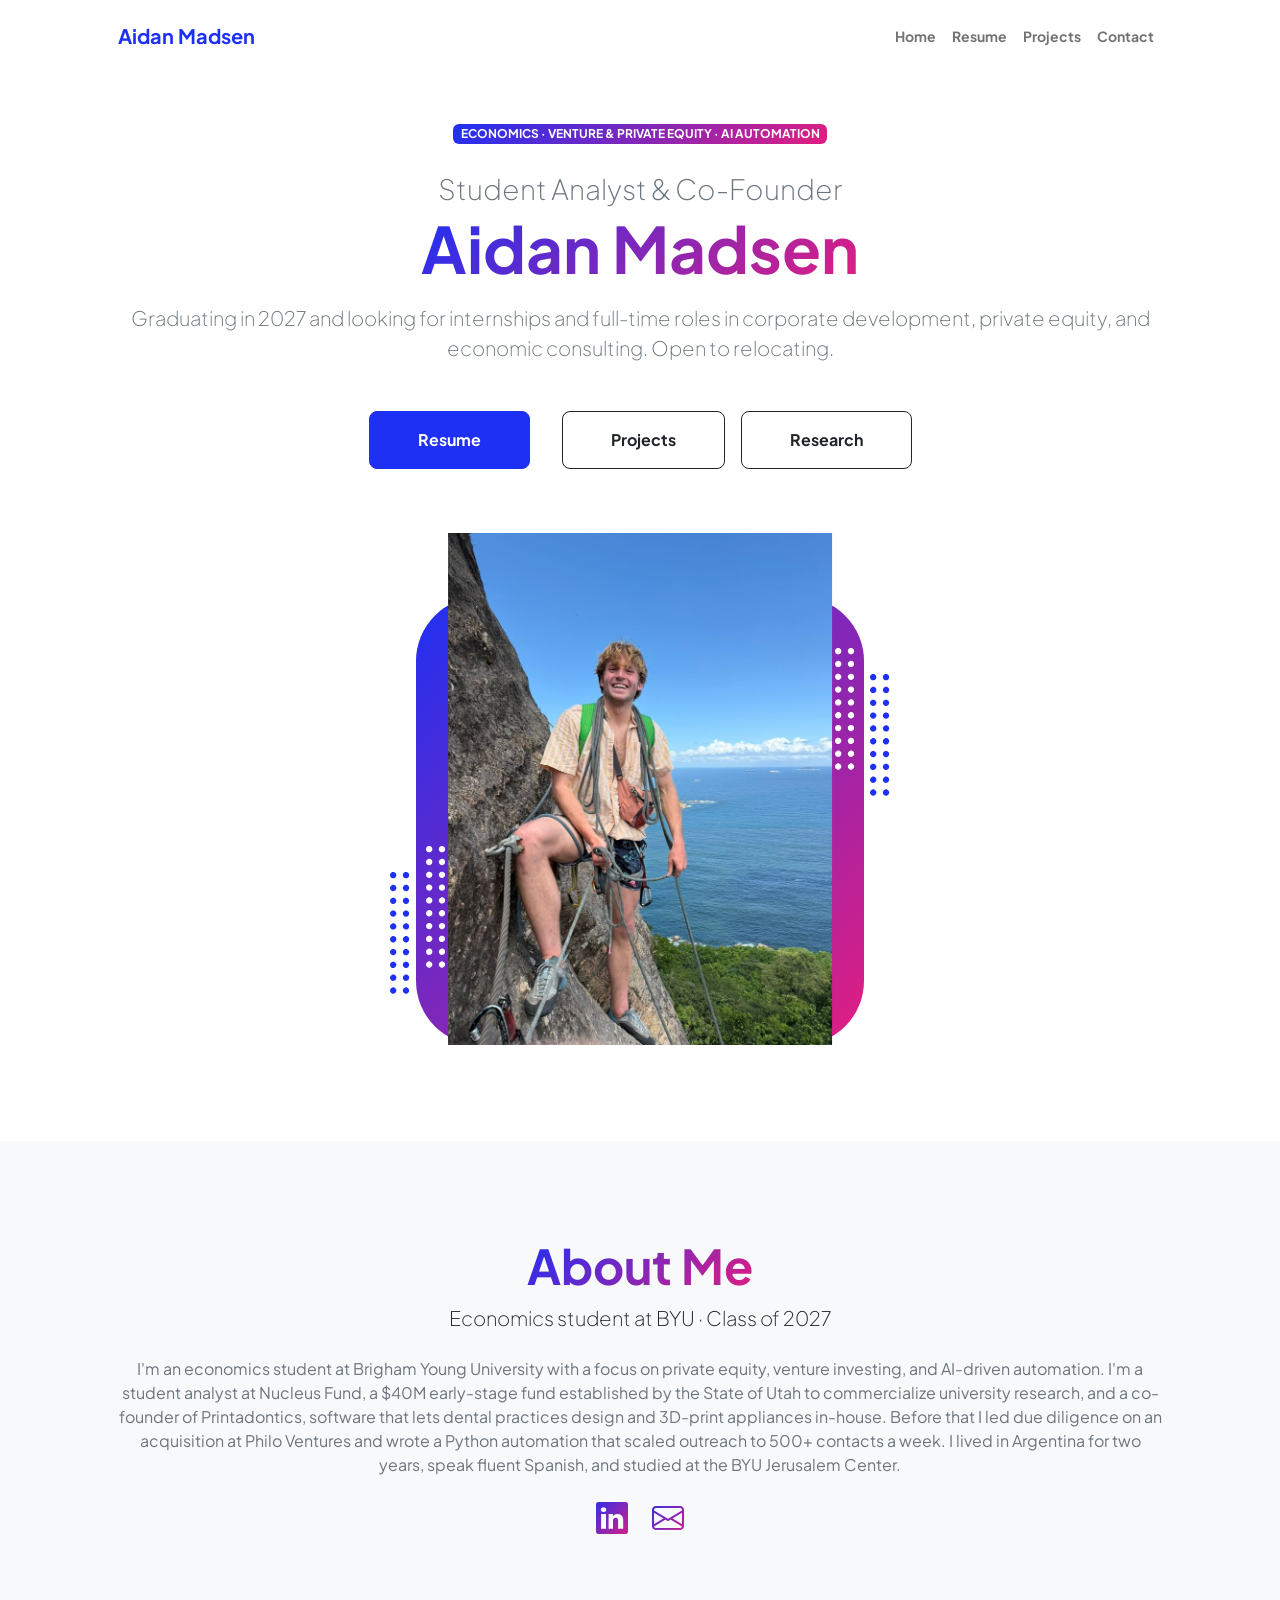
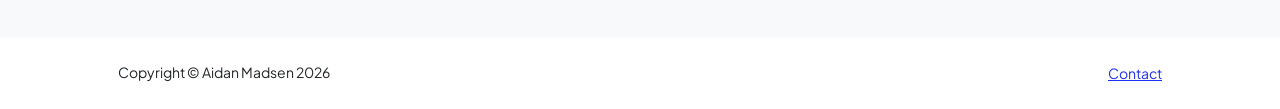
<file: index.html>
<!DOCTYPE html>
<html lang="en">
    <head>
        <meta charset="utf-8" />
        <meta name="viewport" content="width=device-width, initial-scale=1, shrink-to-fit=no" />
        <meta name="description" content="Aidan Madsen: BYU economics student, student analyst at Nucleus Fund, and co-founder of Printadontics. Resume, projects, and research." />
        <meta name="author" content="Aidan Madsen" />
        <title>Aidan Madsen</title>
        <!-- Favicon-->
        <link rel="icon" type="image/x-icon" href="assets/favicon.ico" />
        <!-- Custom Google font-->
        <link rel="preconnect" href="https://fonts.googleapis.com" />
        <link rel="preconnect" href="https://fonts.gstatic.com" crossorigin />
        <link href="https://fonts.googleapis.com/css2?family=Plus+Jakarta+Sans:wght@100;200;300;400;500;600;700;800;900&amp;display=swap" rel="stylesheet" />
        <!-- Bootstrap icons-->
        <link href="https://cdn.jsdelivr.net/npm/bootstrap-icons@1.8.1/font/bootstrap-icons.css" rel="stylesheet" />
        <!-- Core theme CSS (includes Bootstrap)-->
        <link href="css/styles.css" rel="stylesheet" />
    </head>
    <body class="d-flex flex-column h-100">
        <main class="flex-shrink-0">
            <!-- Navigation-->
            <nav class="navbar navbar-expand-lg navbar-light bg-white py-3">
                <div class="container px-5">
                    <a class="navbar-brand" href="index.html"><span class="fw-bolder text-primary">Aidan Madsen</span></a>
                    <button class="navbar-toggler" type="button" data-bs-toggle="collapse" data-bs-target="#navbarSupportedContent" aria-controls="navbarSupportedContent" aria-expanded="false" aria-label="Toggle navigation"><span class="navbar-toggler-icon"></span></button>
                    <div class="collapse navbar-collapse" id="navbarSupportedContent">
                        <ul class="navbar-nav ms-auto mb-2 mb-lg-0 small fw-bolder">
                            <li class="nav-item"><a class="nav-link" href="index.html">Home</a></li>
                            <li class="nav-item"><a class="nav-link" href="resume.html">Resume</a></li>
                            <li class="nav-item"><a class="nav-link" href="projects.html">Projects</a></li>
                            <li class="nav-item"><a class="nav-link" href="contact.html">Contact</a></li>
                        </ul>
                    </div>
                </div>
            </nav>
            <!-- Header-->
            <header class="py-5">
                <div class="container px-5 pb-5">
                    <div class="row gx-5 align-items-center">
                        <div class="col-xxl-5">
                            <!-- Header text content-->
                            <div class="text-center text-xxl-start">
                                <div class="badge bg-gradient-primary-to-secondary text-white mb-4"><div class="text-uppercase">Economics &middot; Venture &amp; Private Equity &middot; AI Automation</div></div>
                                <div class="fs-3 fw-light text-muted">Student Analyst &amp; Co-Founder</div>
                                <h1 class="display-3 fw-bolder mb-3"><span class="text-gradient d-inline">Aidan Madsen</span></h1>
                                <p class="lead fw-light text-muted mb-5">Graduating in 2027 and looking for internships and full-time roles in corporate development, private equity, and economic consulting. Open to relocating.</p>
                                <div class="d-grid gap-3 d-sm-flex justify-content-sm-center justify-content-xxl-start mb-3">
                                    <a class="btn btn-primary btn-lg px-5 py-3 me-sm-3 fs-6 fw-bolder" href="resume.html">Resume</a>
                                    <a class="btn btn-outline-dark btn-lg px-5 py-3 fs-6 fw-bolder" href="projects.html">Projects</a>
                                    <a class="btn btn-outline-dark btn-lg px-5 py-3 fs-6 fw-bolder" href="research.html">Research</a>
                                </div>
                            </div>
                        </div>
                        <div class="col-xxl-7">
                            <!-- Header profile picture-->
                            <div class="d-flex justify-content-center mt-5 mt-xxl-0">
                                <div class="profile bg-gradient-primary-to-secondary">
                                    <img class="profile-img" src="assets/profile.jpg" alt="Aidan Madsen" />
                                    <div class="dots-1">
                                        <svg version="1.1" xmlns="http://www.w3.org/2000/svg" xmlns:xlink="http://www.w3.org/1999/xlink" x="0px" y="0px" viewBox="0 0 191.6 1215.4" style="enable-background: new 0 0 191.6 1215.4" xml:space="preserve">
                                            <g transform="translate(0.000000,1280.000000) scale(0.100000,-0.100000)">
                                                <path d="M227.7,12788.6c-105-35-200-141-222-248c-43-206,163-412,369-369c155,32,275,190,260,339c-11,105-90,213-190,262        C383.7,12801.6,289.7,12808.6,227.7,12788.6z"></path>
                                                <path d="M1507.7,12788.6c-151-50-253-216-222-362c25-119,136-230,254-255c194-41,395,142,375,339c-11,105-90,213-190,262        C1663.7,12801.6,1569.7,12808.6,1507.7,12788.6z"></path>
                                                <path d="M227.7,11508.6c-105-35-200-141-222-248c-43-206,163-412,369-369c155,32,275,190,260,339c-11,105-90,213-190,262        C383.7,11521.6,289.7,11528.6,227.7,11508.6z"></path>
                                                <path d="M1507.7,11508.6c-151-50-253-216-222-362c25-119,136-230,254-255c194-41,395,142,375,339c-11,105-90,213-190,262        C1663.7,11521.6,1569.7,11528.6,1507.7,11508.6z"></path>
                                                <path d="M227.7,10228.6c-105-35-200-141-222-248c-43-206,163-412,369-369c155,32,275,190,260,339c-11,105-90,213-190,262        C383.7,10241.6,289.7,10248.6,227.7,10228.6z"></path>
                                                <path d="M1507.7,10228.6c-105-35-200-141-222-248c-43-206,163-412,369-369c155,32,275,190,260,339c-11,105-90,213-190,262        C1663.7,10241.6,1569.7,10248.6,1507.7,10228.6z"></path>
                                                <path d="M227.7,8948.6c-105-35-200-141-222-248c-43-206,163-412,369-369c155,32,275,190,260,339c-11,105-90,213-190,262        C383.7,8961.6,289.7,8968.6,227.7,8948.6z"></path>
                                                <path d="M1507.7,8948.6c-105-35-200-141-222-248c-43-206,163-412,369-369c155,32,275,190,260,339c-11,105-90,213-190,262        C1663.7,8961.6,1569.7,8968.6,1507.7,8948.6z"></path>
                                                <path d="M227.7,7668.6c-105-35-200-141-222-248c-43-206,163-412,369-369c155,32,275,190,260,339c-11,105-90,213-190,262        C383.7,7681.6,289.7,7688.6,227.7,7668.6z"></path>
                                                <path d="M1507.7,7668.6c-105-35-200-141-222-248c-43-206,163-412,369-369c155,32,275,190,260,339c-11,105-90,213-190,262        C1663.7,7681.6,1569.7,7688.6,1507.7,7668.6z"></path>
                                                <path d="M227.7,6388.6c-105-35-200-141-222-248c-43-206,163-412,369-369c155,32,275,190,260,339c-11,105-90,213-190,262        C383.7,6401.6,289.7,6408.6,227.7,6388.6z"></path>
                                                <path d="M1507.7,6388.6c-105-35-200-141-222-248c-43-206,163-412,369-369c155,32,275,190,260,339c-11,105-90,213-190,262        C1663.7,6401.6,1569.7,6408.6,1507.7,6388.6z"></path>
                                                <path d="M227.7,5108.6c-105-35-200-141-222-248c-43-206,163-412,369-369c155,32,275,190,260,339c-11,105-90,213-190,262        C383.7,5121.6,289.7,5128.6,227.7,5108.6z"></path>
                                                <path d="M1507.7,5108.6c-105-35-200-141-222-248c-43-206,163-412,369-369c155,32,275,190,260,339c-11,105-90,213-190,262        C1663.7,5121.6,1569.7,5128.6,1507.7,5108.6z"></path>
                                                <path d="M227.7,3828.6c-105-35-200-141-222-248c-43-206,163-412,369-369c155,32,275,190,260,339c-11,105-90,213-190,262        C383.7,3841.6,289.7,3848.6,227.7,3828.6z"></path>
                                                <path d="M1507.7,3828.6c-105-35-200-141-222-248c-43-206,163-412,369-369c155,32,275,190,260,339c-11,105-90,213-190,262        C1663.7,3841.6,1569.7,3848.6,1507.7,3828.6z"></path>
                                                <path d="M227.7,2548.6c-105-35-200-141-222-248c-43-206,163-412,369-369c155,32,275,190,260,339c-11,105-90,213-190,262        C383.7,2561.6,289.7,2568.6,227.7,2548.6z"></path>
                                                <path d="M1507.7,2548.6c-105-35-200-141-222-248c-43-206,163-412,369-369c155,32,275,190,260,339c-11,105-90,213-190,262        C1663.7,2561.6,1569.7,2568.6,1507.7,2548.6z"></path>
                                                <path d="M227.7,1268.6c-105-35-200-141-222-248c-43-206,163-412,369-369c155,32,275,190,260,339c-11,105-90,213-190,262        C383.7,1281.6,289.7,1288.6,227.7,1268.6z"></path>
                                                <path d="M1507.7,1268.6c-105-35-200-141-222-248c-43-206,163-412,369-369c155,32,275,190,260,339c-11,105-90,213-190,262        C1663.7,1281.6,1569.7,1288.6,1507.7,1268.6z"></path>
                                            </g>
                                        </svg>
                                    </div>
                                    <div class="dots-2">
                                        <svg version="1.1" xmlns="http://www.w3.org/2000/svg" xmlns:xlink="http://www.w3.org/1999/xlink" x="0px" y="0px" viewBox="0 0 191.6 1215.4" style="enable-background: new 0 0 191.6 1215.4" xml:space="preserve">
                                            <g transform="translate(0.000000,1280.000000) scale(0.100000,-0.100000)">
                                                <path d="M227.7,12788.6c-105-35-200-141-222-248c-43-206,163-412,369-369c155,32,275,190,260,339c-11,105-90,213-190,262        C383.7,12801.6,289.7,12808.6,227.7,12788.6z"></path>
                                                <path d="M1507.7,12788.6c-151-50-253-216-222-362c25-119,136-230,254-255c194-41,395,142,375,339c-11,105-90,213-190,262        C1663.7,12801.6,1569.7,12808.6,1507.7,12788.6z"></path>
                                                <path d="M227.7,11508.6c-105-35-200-141-222-248c-43-206,163-412,369-369c155,32,275,190,260,339c-11,105-90,213-190,262        C383.7,11521.6,289.7,11528.6,227.7,11508.6z"></path>
                                                <path d="M1507.7,11508.6c-151-50-253-216-222-362c25-119,136-230,254-255c194-41,395,142,375,339c-11,105-90,213-190,262        C1663.7,11521.6,1569.7,11528.6,1507.7,11508.6z"></path>
                                                <path d="M227.7,10228.6c-105-35-200-141-222-248c-43-206,163-412,369-369c155,32,275,190,260,339c-11,105-90,213-190,262        C383.7,10241.6,289.7,10248.6,227.7,10228.6z"></path>
                                                <path d="M1507.7,10228.6c-105-35-200-141-222-248c-43-206,163-412,369-369c155,32,275,190,260,339c-11,105-90,213-190,262        C1663.7,10241.6,1569.7,10248.6,1507.7,10228.6z"></path>
                                                <path d="M227.7,8948.6c-105-35-200-141-222-248c-43-206,163-412,369-369c155,32,275,190,260,339c-11,105-90,213-190,262        C383.7,8961.6,289.7,8968.6,227.7,8948.6z"></path>
                                                <path d="M1507.7,8948.6c-105-35-200-141-222-248c-43-206,163-412,369-369c155,32,275,190,260,339c-11,105-90,213-190,262        C1663.7,8961.6,1569.7,8968.6,1507.7,8948.6z"></path>
                                                <path d="M227.7,7668.6c-105-35-200-141-222-248c-43-206,163-412,369-369c155,32,275,190,260,339c-11,105-90,213-190,262        C383.7,7681.6,289.7,7688.6,227.7,7668.6z"></path>
                                                <path d="M1507.7,7668.6c-105-35-200-141-222-248c-43-206,163-412,369-369c155,32,275,190,260,339c-11,105-90,213-190,262        C1663.7,7681.6,1569.7,7688.6,1507.7,7668.6z"></path>
                                                <path d="M227.7,6388.6c-105-35-200-141-222-248c-43-206,163-412,369-369c155,32,275,190,260,339c-11,105-90,213-190,262        C383.7,6401.6,289.7,6408.6,227.7,6388.6z"></path>
                                                <path d="M1507.7,6388.6c-105-35-200-141-222-248c-43-206,163-412,369-369c155,32,275,190,260,339c-11,105-90,213-190,262        C1663.7,6401.6,1569.7,6408.6,1507.7,6388.6z"></path>
                                                <path d="M227.7,5108.6c-105-35-200-141-222-248c-43-206,163-412,369-369c155,32,275,190,260,339c-11,105-90,213-190,262        C383.7,5121.6,289.7,5128.6,227.7,5108.6z"></path>
                                                <path d="M1507.7,5108.6c-105-35-200-141-222-248c-43-206,163-412,369-369c155,32,275,190,260,339c-11,105-90,213-190,262        C1663.7,5121.6,1569.7,5128.6,1507.7,5108.6z"></path>
                                                <path d="M227.7,3828.6c-105-35-200-141-222-248c-43-206,163-412,369-369c155,32,275,190,260,339c-11,105-90,213-190,262        C383.7,3841.6,289.7,3848.6,227.7,3828.6z"></path>
                                                <path d="M1507.7,3828.6c-105-35-200-141-222-248c-43-206,163-412,369-369c155,32,275,190,260,339c-11,105-90,213-190,262        C1663.7,3841.6,1569.7,3848.6,1507.7,3828.6z"></path>
                                                <path d="M227.7,2548.6c-105-35-200-141-222-248c-43-206,163-412,369-369c155,32,275,190,260,339c-11,105-90,213-190,262        C383.7,2561.6,289.7,2568.6,227.7,2548.6z"></path>
                                                <path d="M1507.7,2548.6c-105-35-200-141-222-248c-43-206,163-412,369-369c155,32,275,190,260,339c-11,105-90,213-190,262        C1663.7,2561.6,1569.7,2568.6,1507.7,2548.6z"></path>
                                                <path d="M227.7,1268.6c-105-35-200-141-222-248c-43-206,163-412,369-369c155,32,275,190,260,339c-11,105-90,213-190,262        C383.7,1281.6,289.7,1288.6,227.7,1268.6z"></path>
                                                <path d="M1507.7,1268.6c-105-35-200-141-222-248c-43-206,163-412,369-369c155,32,275,190,260,339c-11,105-90,213-190,262        C1663.7,1281.6,1569.7,1288.6,1507.7,1268.6z"></path>
                                            </g>
                                        </svg>
                                    </div>
                                    <div class="dots-3">
                                        <svg version="1.1" xmlns="http://www.w3.org/2000/svg" xmlns:xlink="http://www.w3.org/1999/xlink" x="0px" y="0px" viewBox="0 0 191.6 1215.4" style="enable-background: new 0 0 191.6 1215.4" xml:space="preserve">
                                            <g transform="translate(0.000000,1280.000000) scale(0.100000,-0.100000)">
                                                <path d="M227.7,12788.6c-105-35-200-141-222-248c-43-206,163-412,369-369c155,32,275,190,260,339c-11,105-90,213-190,262        C383.7,12801.6,289.7,12808.6,227.7,12788.6z"></path>
                                                <path d="M1507.7,12788.6c-151-50-253-216-222-362c25-119,136-230,254-255c194-41,395,142,375,339c-11,105-90,213-190,262        C1663.7,12801.6,1569.7,12808.6,1507.7,12788.6z"></path>
                                                <path d="M227.7,11508.6c-105-35-200-141-222-248c-43-206,163-412,369-369c155,32,275,190,260,339c-11,105-90,213-190,262        C383.7,11521.6,289.7,11528.6,227.7,11508.6z"></path>
                                                <path d="M1507.7,11508.6c-151-50-253-216-222-362c25-119,136-230,254-255c194-41,395,142,375,339c-11,105-90,213-190,262        C1663.7,11521.6,1569.7,11528.6,1507.7,11508.6z"></path>
                                                <path d="M227.7,10228.6c-105-35-200-141-222-248c-43-206,163-412,369-369c155,32,275,190,260,339c-11,105-90,213-190,262        C383.7,10241.6,289.7,10248.6,227.7,10228.6z"></path>
                                                <path d="M1507.7,10228.6c-105-35-200-141-222-248c-43-206,163-412,369-369c155,32,275,190,260,339c-11,105-90,213-190,262        C1663.7,10241.6,1569.7,10248.6,1507.7,10228.6z"></path>
                                                <path d="M227.7,8948.6c-105-35-200-141-222-248c-43-206,163-412,369-369c155,32,275,190,260,339c-11,105-90,213-190,262        C383.7,8961.6,289.7,8968.6,227.7,8948.6z"></path>
                                                <path d="M1507.7,8948.6c-105-35-200-141-222-248c-43-206,163-412,369-369c155,32,275,190,260,339c-11,105-90,213-190,262        C1663.7,8961.6,1569.7,8968.6,1507.7,8948.6z"></path>
                                                <path d="M227.7,7668.6c-105-35-200-141-222-248c-43-206,163-412,369-369c155,32,275,190,260,339c-11,105-90,213-190,262        C383.7,7681.6,289.7,7688.6,227.7,7668.6z"></path>
                                                <path d="M1507.7,7668.6c-105-35-200-141-222-248c-43-206,163-412,369-369c155,32,275,190,260,339c-11,105-90,213-190,262        C1663.7,7681.6,1569.7,7688.6,1507.7,7668.6z"></path>
                                                <path d="M227.7,6388.6c-105-35-200-141-222-248c-43-206,163-412,369-369c155,32,275,190,260,339c-11,105-90,213-190,262        C383.7,6401.6,289.7,6408.6,227.7,6388.6z"></path>
                                                <path d="M1507.7,6388.6c-105-35-200-141-222-248c-43-206,163-412,369-369c155,32,275,190,260,339c-11,105-90,213-190,262        C1663.7,6401.6,1569.7,6408.6,1507.7,6388.6z"></path>
                                                <path d="M227.7,5108.6c-105-35-200-141-222-248c-43-206,163-412,369-369c155,32,275,190,260,339c-11,105-90,213-190,262        C383.7,5121.6,289.7,5128.6,227.7,5108.6z"></path>
                                                <path d="M1507.7,5108.6c-105-35-200-141-222-248c-43-206,163-412,369-369c155,32,275,190,260,339c-11,105-90,213-190,262        C1663.7,5121.6,1569.7,5128.6,1507.7,5108.6z"></path>
                                                <path d="M227.7,3828.6c-105-35-200-141-222-248c-43-206,163-412,369-369c155,32,275,190,260,339c-11,105-90,213-190,262        C383.7,3841.6,289.7,3848.6,227.7,3828.6z"></path>
                                                <path d="M1507.7,3828.6c-105-35-200-141-222-248c-43-206,163-412,369-369c155,32,275,190,260,339c-11,105-90,213-190,262        C1663.7,3841.6,1569.7,3848.6,1507.7,3828.6z"></path>
                                                <path d="M227.7,2548.6c-105-35-200-141-222-248c-43-206,163-412,369-369c155,32,275,190,260,339c-11,105-90,213-190,262        C383.7,2561.6,289.7,2568.6,227.7,2548.6z"></path>
                                                <path d="M1507.7,2548.6c-105-35-200-141-222-248c-43-206,163-412,369-369c155,32,275,190,260,339c-11,105-90,213-190,262        C1663.7,2561.6,1569.7,2568.6,1507.7,2548.6z"></path>
                                                <path d="M227.7,1268.6c-105-35-200-141-222-248c-43-206,163-412,369-369c155,32,275,190,260,339c-11,105-90,213-190,262        C383.7,1281.6,289.7,1288.6,227.7,1268.6z"></path>
                                                <path d="M1507.7,1268.6c-105-35-200-141-222-248c-43-206,163-412,369-369c155,32,275,190,260,339c-11,105-90,213-190,262        C1663.7,1281.6,1569.7,1288.6,1507.7,1268.6z"></path>
                                            </g>
                                        </svg>
                                    </div>
                                    <div class="dots-4">
                                        <svg version="1.1" xmlns="http://www.w3.org/2000/svg" xmlns:xlink="http://www.w3.org/1999/xlink" x="0px" y="0px" viewBox="0 0 191.6 1215.4" style="enable-background: new 0 0 191.6 1215.4" xml:space="preserve">
                                            <g transform="translate(0.000000,1280.000000) scale(0.100000,-0.100000)">
                                                <path d="M227.7,12788.6c-105-35-200-141-222-248c-43-206,163-412,369-369c155,32,275,190,260,339c-11,105-90,213-190,262        C383.7,12801.6,289.7,12808.6,227.7,12788.6z"></path>
                                                <path d="M1507.7,12788.6c-151-50-253-216-222-362c25-119,136-230,254-255c194-41,395,142,375,339c-11,105-90,213-190,262        C1663.7,12801.6,1569.7,12808.6,1507.7,12788.6z"></path>
                                                <path d="M227.7,11508.6c-105-35-200-141-222-248c-43-206,163-412,369-369c155,32,275,190,260,339c-11,105-90,213-190,262        C383.7,11521.6,289.7,11528.6,227.7,11508.6z"></path>
                                                <path d="M1507.7,11508.6c-151-50-253-216-222-362c25-119,136-230,254-255c194-41,395,142,375,339c-11,105-90,213-190,262        C1663.7,11521.6,1569.7,11528.6,1507.7,11508.6z"></path>
                                                <path d="M227.7,10228.6c-105-35-200-141-222-248c-43-206,163-412,369-369c155,32,275,190,260,339c-11,105-90,213-190,262        C383.7,10241.6,289.7,10248.6,227.7,10228.6z"></path>
                                                <path d="M1507.7,10228.6c-105-35-200-141-222-248c-43-206,163-412,369-369c155,32,275,190,260,339c-11,105-90,213-190,262        C1663.7,10241.6,1569.7,10248.6,1507.7,10228.6z"></path>
                                                <path d="M227.7,8948.6c-105-35-200-141-222-248c-43-206,163-412,369-369c155,32,275,190,260,339c-11,105-90,213-190,262        C383.7,8961.6,289.7,8968.6,227.7,8948.6z"></path>
                                                <path d="M1507.7,8948.6c-105-35-200-141-222-248c-43-206,163-412,369-369c155,32,275,190,260,339c-11,105-90,213-190,262        C1663.7,8961.6,1569.7,8968.6,1507.7,8948.6z"></path>
                                                <path d="M227.7,7668.6c-105-35-200-141-222-248c-43-206,163-412,369-369c155,32,275,190,260,339c-11,105-90,213-190,262        C383.7,7681.6,289.7,7688.6,227.7,7668.6z"></path>
                                                <path d="M1507.7,7668.6c-105-35-200-141-222-248c-43-206,163-412,369-369c155,32,275,190,260,339c-11,105-90,213-190,262        C1663.7,7681.6,1569.7,7688.6,1507.7,7668.6z"></path>
                                                <path d="M227.7,6388.6c-105-35-200-141-222-248c-43-206,163-412,369-369c155,32,275,190,260,339c-11,105-90,213-190,262        C383.7,6401.6,289.7,6408.6,227.7,6388.6z"></path>
                                                <path d="M1507.7,6388.6c-105-35-200-141-222-248c-43-206,163-412,369-369c155,32,275,190,260,339c-11,105-90,213-190,262        C1663.7,6401.6,1569.7,6408.6,1507.7,6388.6z"></path>
                                                <path d="M227.7,5108.6c-105-35-200-141-222-248c-43-206,163-412,369-369c155,32,275,190,260,339c-11,105-90,213-190,262        C383.7,5121.6,289.7,5128.6,227.7,5108.6z"></path>
                                                <path d="M1507.7,5108.6c-105-35-200-141-222-248c-43-206,163-412,369-369c155,32,275,190,260,339c-11,105-90,213-190,262        C1663.7,5121.6,1569.7,5128.6,1507.7,5108.6z"></path>
                                                <path d="M227.7,3828.6c-105-35-200-141-222-248c-43-206,163-412,369-369c155,32,275,190,260,339c-11,105-90,213-190,262        C383.7,3841.6,289.7,3848.6,227.7,3828.6z"></path>
                                                <path d="M1507.7,3828.6c-105-35-200-141-222-248c-43-206,163-412,369-369c155,32,275,190,260,339c-11,105-90,213-190,262        C1663.7,3841.6,1569.7,3848.6,1507.7,3828.6z"></path>
                                                <path d="M227.7,2548.6c-105-35-200-141-222-248c-43-206,163-412,369-369c155,32,275,190,260,339c-11,105-90,213-190,262        C383.7,2561.6,289.7,2568.6,227.7,2548.6z"></path>
                                                <path d="M1507.7,2548.6c-105-35-200-141-222-248c-43-206,163-412,369-369c155,32,275,190,260,339c-11,105-90,213-190,262        C1663.7,2561.6,1569.7,2568.6,1507.7,2548.6z"></path>
                                                <path d="M227.7,1268.6c-105-35-200-141-222-248c-43-206,163-412,369-369c155,32,275,190,260,339c-11,105-90,213-190,262        C383.7,1281.6,289.7,1288.6,227.7,1268.6z"></path>
                                                <path d="M1507.7,1268.6c-105-35-200-141-222-248c-43-206,163-412,369-369c155,32,275,190,260,339c-11,105-90,213-190,262        C1663.7,1281.6,1569.7,1288.6,1507.7,1268.6z"></path>
                                            </g>
                                        </svg>
                                    </div>
                                </div>
                            </div>
                        </div>
                    </div>
                </div>
            </header>
            <!-- About Section-->
            <section class="bg-light py-5">
                <div class="container px-5">
                    <div class="row gx-5 justify-content-center">
                        <div class="col-xxl-8">
                            <div class="text-center my-5">
                                <h2 class="display-5 fw-bolder"><span class="text-gradient d-inline">About Me</span></h2>
                                <p class="lead fw-light mb-4">Economics student at BYU &middot; Class of 2027</p>
                                <p class="text-muted">I'm an economics student at Brigham Young University with a focus on private equity, venture investing, and AI-driven automation. I'm a student analyst at Nucleus Fund, a $40M early-stage fund established by the State of Utah to commercialize university research, and a co-founder of Printadontics, software that lets dental practices design and 3D-print appliances in-house. Before that I led due diligence on an acquisition at Philo Ventures and wrote a Python automation that scaled outreach to 500+ contacts a week. I lived in Argentina for two years, speak fluent Spanish, and studied at the BYU Jerusalem Center.</p>
                                <div class="d-flex justify-content-center fs-2 gap-4">
                                    <a class="text-gradient" href="https://www.linkedin.com/in/aidan-madsen-51747a329/" target="_blank"><i class="bi bi-linkedin"></i></a>
                                    <a class="text-gradient" href="mailto:aidanmad@byu.edu"><i class="bi bi-envelope"></i></a>
                                </div>
                            </div>
                        </div>
                    </div>
                </div>
            </section>
        </main>
        <!-- Footer-->
        <footer class="bg-white py-4 mt-auto">
            <div class="container px-5">
                <div class="row align-items-center justify-content-between flex-column flex-sm-row">
                    <div class="col-auto"><div class="small m-0">Copyright &copy; Aidan Madsen 2026</div></div>
                    <div class="col-auto">
                        <a class="small" href="contact.html">Contact</a>
                    </div>
                </div>
            </div>
        </footer>
        <!-- Bootstrap core JS-->
        <script src="https://cdn.jsdelivr.net/npm/bootstrap@5.2.3/dist/js/bootstrap.bundle.min.js"></script>
        <!-- Core theme JS-->
        <script src="js/scripts.js"></script>
    </body>
</html>
</file>
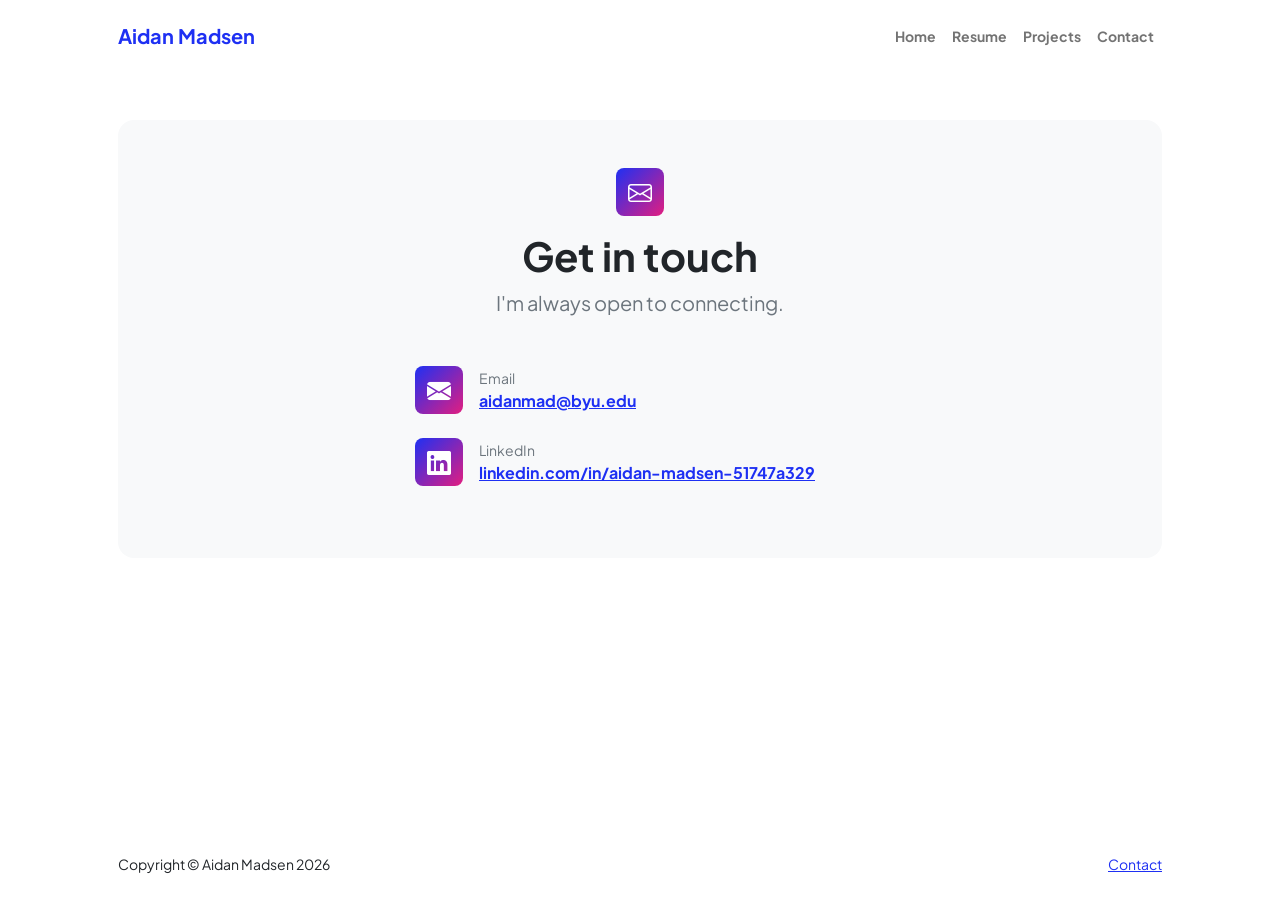
<file: contact.html>
<!DOCTYPE html>
<html lang="en">
    <head>
        <meta charset="utf-8" />
        <meta name="viewport" content="width=device-width, initial-scale=1, shrink-to-fit=no" />
        <meta name="description" content="Contact Aidan Madsen by email or LinkedIn." />
        <meta name="author" content="Aidan Madsen" />
        <title>Contact &mdash; Aidan Madsen</title>
        <!-- Favicon-->
        <link rel="icon" type="image/x-icon" href="assets/favicon.ico" />
        <!-- Custom Google font-->
        <link rel="preconnect" href="https://fonts.googleapis.com" />
        <link rel="preconnect" href="https://fonts.gstatic.com" crossorigin />
        <link href="https://fonts.googleapis.com/css2?family=Plus+Jakarta+Sans:wght@100;200;300;400;500;600;700;800;900&amp;display=swap" rel="stylesheet" />
        <!-- Bootstrap icons-->
        <link href="https://cdn.jsdelivr.net/npm/bootstrap-icons@1.8.1/font/bootstrap-icons.css" rel="stylesheet" />
        <!-- Core theme CSS (includes Bootstrap)-->
        <link href="css/styles.css" rel="stylesheet" />
    </head>
    <body class="d-flex flex-column">
        <main class="flex-shrink-0">
            <!-- Navigation-->
            <nav class="navbar navbar-expand-lg navbar-light bg-white py-3">
                <div class="container px-5">
                    <a class="navbar-brand" href="index.html"><span class="fw-bolder text-primary">Aidan Madsen</span></a>
                    <button class="navbar-toggler" type="button" data-bs-toggle="collapse" data-bs-target="#navbarSupportedContent" aria-controls="navbarSupportedContent" aria-expanded="false" aria-label="Toggle navigation"><span class="navbar-toggler-icon"></span></button>
                    <div class="collapse navbar-collapse" id="navbarSupportedContent">
                        <ul class="navbar-nav ms-auto mb-2 mb-lg-0 small fw-bolder">
                            <li class="nav-item"><a class="nav-link" href="index.html">Home</a></li>
                            <li class="nav-item"><a class="nav-link" href="resume.html">Resume</a></li>
                            <li class="nav-item"><a class="nav-link" href="projects.html">Projects</a></li>
                            <li class="nav-item"><a class="nav-link" href="contact.html">Contact</a></li>
                        </ul>
                    </div>
                </div>
            </nav>
            <!-- Page content-->
            <section class="py-5">
                <div class="container px-5">
                    <div class="bg-light rounded-4 py-5 px-4 px-md-5">
                        <div class="text-center mb-5">
                            <div class="feature bg-primary bg-gradient-primary-to-secondary text-white rounded-3 mb-3"><i class="bi bi-envelope"></i></div>
                            <h1 class="fw-bolder">Get in touch</h1>
                            <p class="lead fw-normal text-muted mb-0">I'm always open to connecting.</p>
                        </div>
                        <div class="row gx-5 justify-content-center">
                            <div class="col-lg-8 col-xl-6">
                                <!-- Email-->
                                <div class="d-flex align-items-center mb-4">
                                    <div class="feature bg-primary bg-gradient-primary-to-secondary text-white rounded-3 me-3 flex-shrink-0"><i class="bi bi-envelope-fill"></i></div>
                                    <div>
                                        <div class="small text-muted">Email</div>
                                        <a href="mailto:aidanmad@byu.edu" class="fw-bolder">aidanmad@byu.edu</a>
                                    </div>
                                </div>
                                <!-- LinkedIn-->
                                <div class="d-flex align-items-center mb-4">
                                    <div class="feature bg-primary bg-gradient-primary-to-secondary text-white rounded-3 me-3 flex-shrink-0"><i class="bi bi-linkedin"></i></div>
                                    <div>
                                        <div class="small text-muted">LinkedIn</div>
                                        <a href="https://www.linkedin.com/in/aidan-madsen-51747a329/" target="_blank" class="fw-bolder">linkedin.com/in/aidan-madsen-51747a329</a>
                                    </div>
                                </div>
                            </div>
                        </div>
                    </div>
                </div>
            </section>
        </main>
        <!-- Footer-->
        <footer class="bg-white py-4 mt-auto">
            <div class="container px-5">
                <div class="row align-items-center justify-content-between flex-column flex-sm-row">
                    <div class="col-auto"><div class="small m-0">Copyright &copy; Aidan Madsen 2026</div></div>
                    <div class="col-auto">
                        <a class="small" href="contact.html">Contact</a>
                    </div>
                </div>
            </div>
        </footer>
        <!-- Bootstrap core JS-->
        <script src="https://cdn.jsdelivr.net/npm/bootstrap@5.2.3/dist/js/bootstrap.bundle.min.js"></script>
        <!-- Core theme JS-->
        <script src="js/scripts.js"></script>
    </body>
</html>
</file>
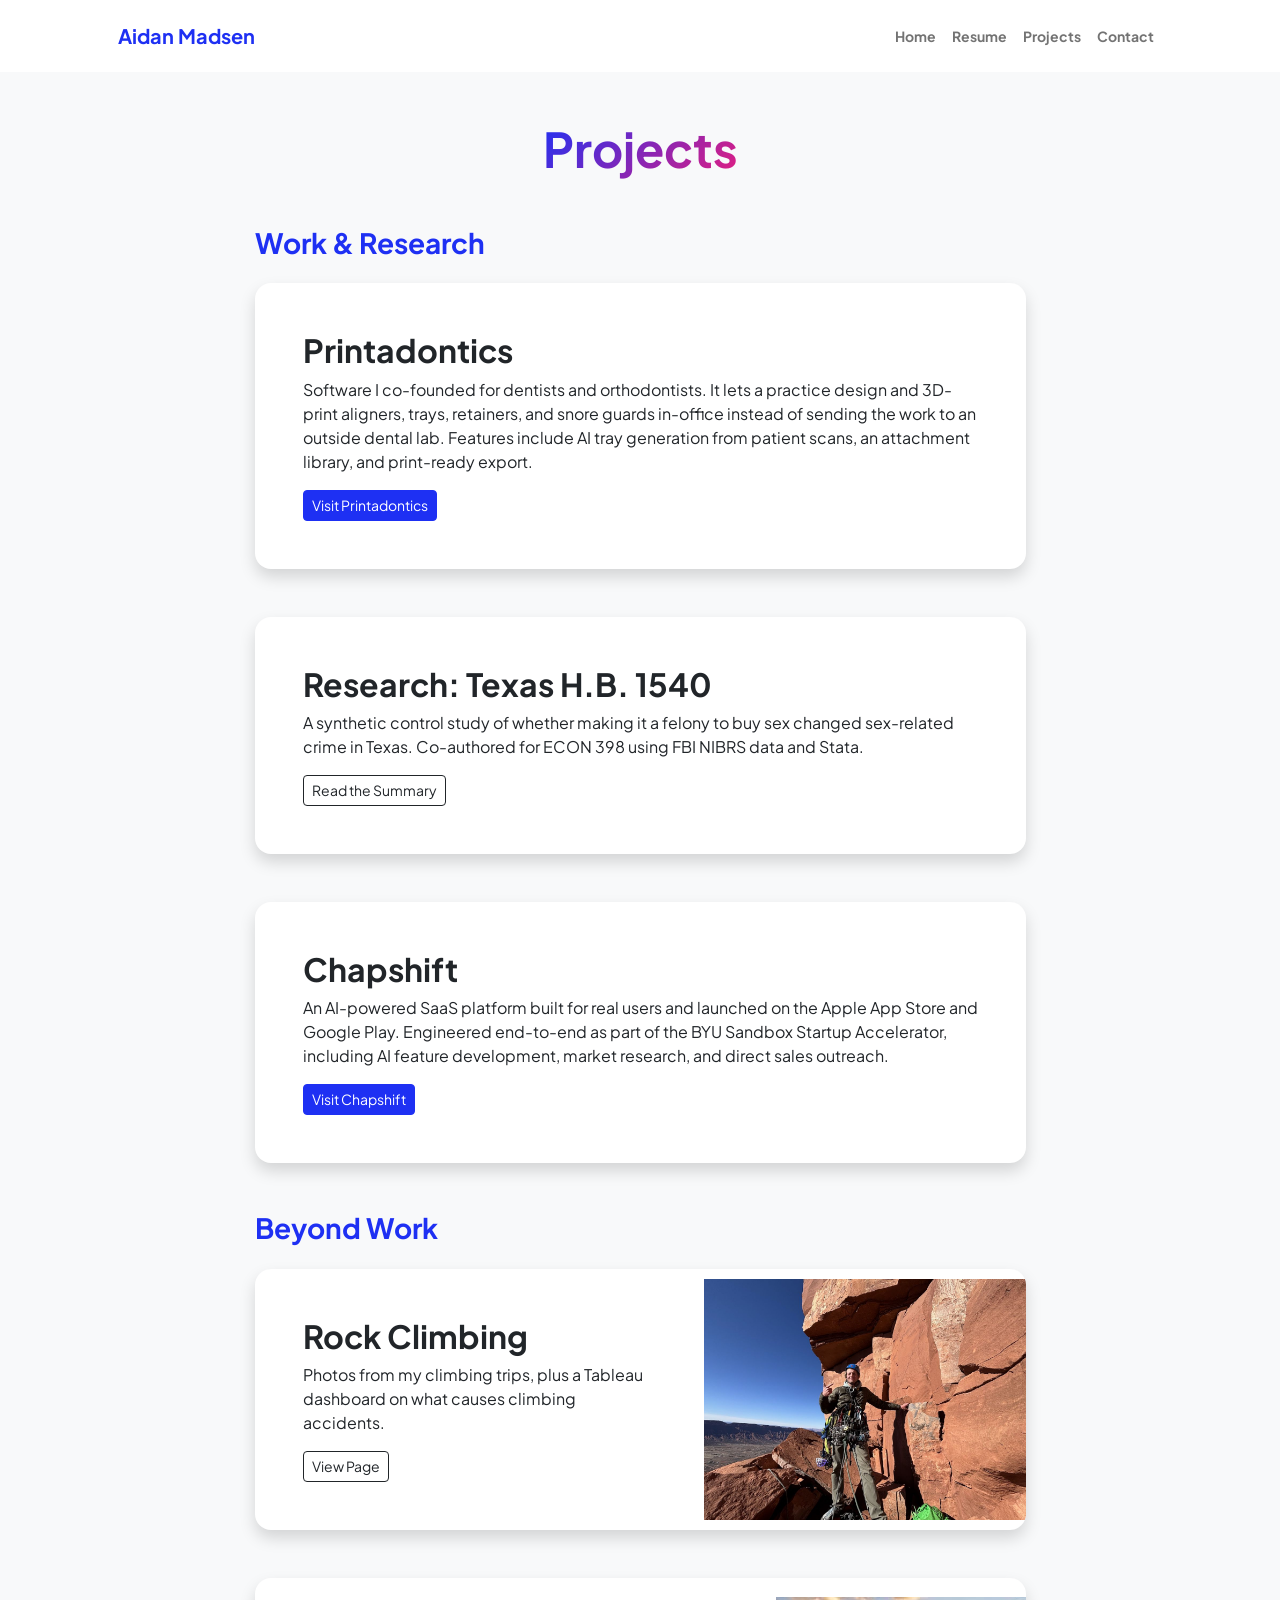
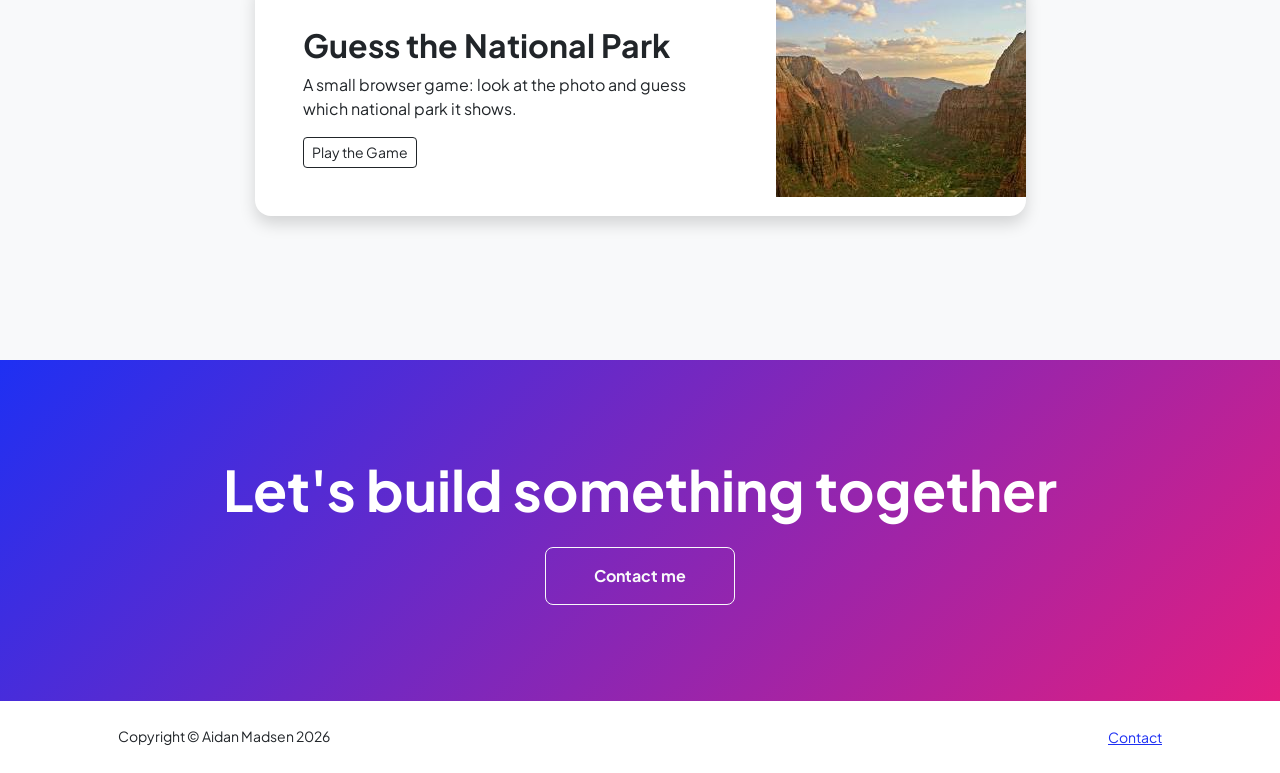
<file: projects.html>
<!DOCTYPE html>
<html lang="en">
    <head>
        <meta charset="utf-8" />
        <meta name="viewport" content="width=device-width, initial-scale=1, shrink-to-fit=no" />
        <meta name="description" content="Projects by Aidan Madsen: Printadontics dental software, a synthetic control research paper, Chapshift, and side projects." />
        <meta name="author" content="Aidan Madsen" />
        <title>Projects &mdash; Aidan Madsen</title>
        <!-- Favicon-->
        <link rel="icon" type="image/x-icon" href="assets/favicon.ico" />
        <!-- Custom Google font-->
        <link rel="preconnect" href="https://fonts.googleapis.com" />
        <link rel="preconnect" href="https://fonts.gstatic.com" crossorigin />
        <link href="https://fonts.googleapis.com/css2?family=Plus+Jakarta+Sans:wght@100;200;300;400;500;600;700;800;900&amp;display=swap" rel="stylesheet" />
        <!-- Bootstrap icons-->
        <link href="https://cdn.jsdelivr.net/npm/bootstrap-icons@1.8.1/font/bootstrap-icons.css" rel="stylesheet" />
        <!-- Core theme CSS (includes Bootstrap)-->
        <link href="css/styles.css" rel="stylesheet" />
    </head>
    <body class="d-flex flex-column h-100 bg-light">
        <main class="flex-shrink-0">
            <!-- Navigation-->
            <nav class="navbar navbar-expand-lg navbar-light bg-white py-3">
                <div class="container px-5">
                    <a class="navbar-brand" href="index.html"><span class="fw-bolder text-primary">Aidan Madsen</span></a>
                    <button class="navbar-toggler" type="button" data-bs-toggle="collapse" data-bs-target="#navbarSupportedContent" aria-controls="navbarSupportedContent" aria-expanded="false" aria-label="Toggle navigation"><span class="navbar-toggler-icon"></span></button>
                    <div class="collapse navbar-collapse" id="navbarSupportedContent">
                        <ul class="navbar-nav ms-auto mb-2 mb-lg-0 small fw-bolder">
                            <li class="nav-item"><a class="nav-link" href="index.html">Home</a></li>
                            <li class="nav-item"><a class="nav-link" href="resume.html">Resume</a></li>
                            <li class="nav-item"><a class="nav-link" href="projects.html">Projects</a></li>
                            <li class="nav-item"><a class="nav-link" href="contact.html">Contact</a></li>
                        </ul>
                    </div>
                </div>
            </nav>
            <!-- Projects Section-->
            <section class="py-5">
                <div class="container px-5 mb-5">
                    <div class="text-center mb-5">
                        <h1 class="display-5 fw-bolder mb-0"><span class="text-gradient d-inline">Projects</span></h1>
                    </div>
                    <div class="row gx-5 justify-content-center">
                        <div class="col-lg-11 col-xl-9 col-xxl-8">
                            <h2 class="h3 fw-bolder text-primary mb-4">Work &amp; Research</h2>
                            <!-- Project Card 0 - Printadontics-->
                            <div class="card overflow-hidden shadow rounded-4 border-0 mb-5">
                                <div class="card-body p-0">
                                    <div class="p-5">
                                        <h2 class="fw-bolder">Printadontics</h2>
                                        <p>Software I co-founded for dentists and orthodontists. It lets a practice design and 3D-print aligners, trays, retainers, and snore guards in-office instead of sending the work to an outside dental lab. Features include AI tray generation from patient scans, an attachment library, and print-ready export.</p>
                                        <a class="btn btn-primary btn-sm" href="https://www.printadontics.com/" target="_blank" rel="noopener">Visit Printadontics</a>
                                    </div>
                                </div>
                            </div>
                            <!-- Project Card 0b - Research paper-->
                            <div class="card overflow-hidden shadow rounded-4 border-0 mb-5">
                                <div class="card-body p-0">
                                    <div class="p-5">
                                        <h2 class="fw-bolder">Research: Texas H.B. 1540</h2>
                                        <p>A synthetic control study of whether making it a felony to buy sex changed sex-related crime in Texas. Co-authored for ECON 398 using FBI NIBRS data and Stata.</p>
                                        <a class="btn btn-outline-dark btn-sm" href="research.html">Read the Summary</a>
                                    </div>
                                </div>
                            </div>
                            <!-- Project Card 1 - Chapshift-->
                            <div class="card overflow-hidden shadow rounded-4 border-0 mb-5">
                                <div class="card-body p-0">
                                    <div class="d-flex align-items-center">
                                        <div class="p-5">
                                            <h2 class="fw-bolder">Chapshift</h2>
                                            <p>An AI-powered SaaS platform built for real users and launched on the Apple App Store and Google Play. Engineered end-to-end as part of the BYU Sandbox Startup Accelerator, including AI feature development, market research, and direct sales outreach.</p>
                                            <a class="btn btn-primary btn-sm" href="https://chapshift.com" target="_blank">Visit Chapshift</a>
                                        </div>
                                    </div>
                                </div>
                            </div>
                            <h2 class="h3 fw-bolder text-primary mb-4 mt-5">Beyond Work</h2>
                            <!-- Project Card 2 - Scratch page-->
                            <div class="card overflow-hidden shadow rounded-4 border-0 mb-5">
                                <div class="card-body p-0">
                                    <div class="row g-0 align-items-center">
                                        <div class="col-md-7 p-5">
                                            <h2 class="fw-bolder">Rock Climbing</h2>
                                            <p>Photos from my climbing trips, plus a Tableau dashboard on what causes climbing accidents.</p>
                                            <a class="btn btn-outline-dark btn-sm" href="scratch.html">View Page</a>
                                        </div>
                                        <div class="col-md-5">
                                            <img class="img-fluid w-100" src="images/IMG_5142.jpg" alt="Aidan in a climbing harness on a red sandstone tower" loading="lazy" />
                                        </div>
                                    </div>
                                </div>
                            </div>
                            <!-- Project Card 3 - Webapp-->
                            <div class="card overflow-hidden shadow rounded-4 border-0 mb-5">
                                <div class="card-body p-0">
                                    <div class="d-flex align-items-center">
                                        <div class="p-5">
                                            <h2 class="fw-bolder">Guess the National Park</h2>
                                            <p>A small browser game: look at the photo and guess which national park it shows.</p>
                                            <a class="btn btn-outline-dark btn-sm" href="webapp.html">Play the Game</a>
                                        </div>
                                        <img class="img-fluid" src="assets/park-zion.jpg" alt="Guess the park game" loading="lazy" />
                                    </div>
                                </div>
                            </div>
                        </div>
                    </div>
                </div>
            </section>
            <!-- Call to action section-->
            <section class="py-5 bg-gradient-primary-to-secondary text-white">
                <div class="container px-5 my-5">
                    <div class="text-center">
                        <h2 class="display-4 fw-bolder mb-4">Let's build something together</h2>
                        <a class="btn btn-outline-light btn-lg px-5 py-3 fs-6 fw-bolder" href="contact.html">Contact me</a>
                    </div>
                </div>
            </section>
        </main>
        <!-- Footer-->
        <footer class="bg-white py-4 mt-auto">
            <div class="container px-5">
                <div class="row align-items-center justify-content-between flex-column flex-sm-row">
                    <div class="col-auto"><div class="small m-0">Copyright &copy; Aidan Madsen 2026</div></div>
                    <div class="col-auto">
                        <a class="small" href="contact.html">Contact</a>
                    </div>
                </div>
            </div>
        </footer>
        <!-- Bootstrap core JS-->
        <script src="https://cdn.jsdelivr.net/npm/bootstrap@5.2.3/dist/js/bootstrap.bundle.min.js"></script>
        <!-- Core theme JS-->
        <script src="js/scripts.js"></script>
    </body>
</html>
</file>
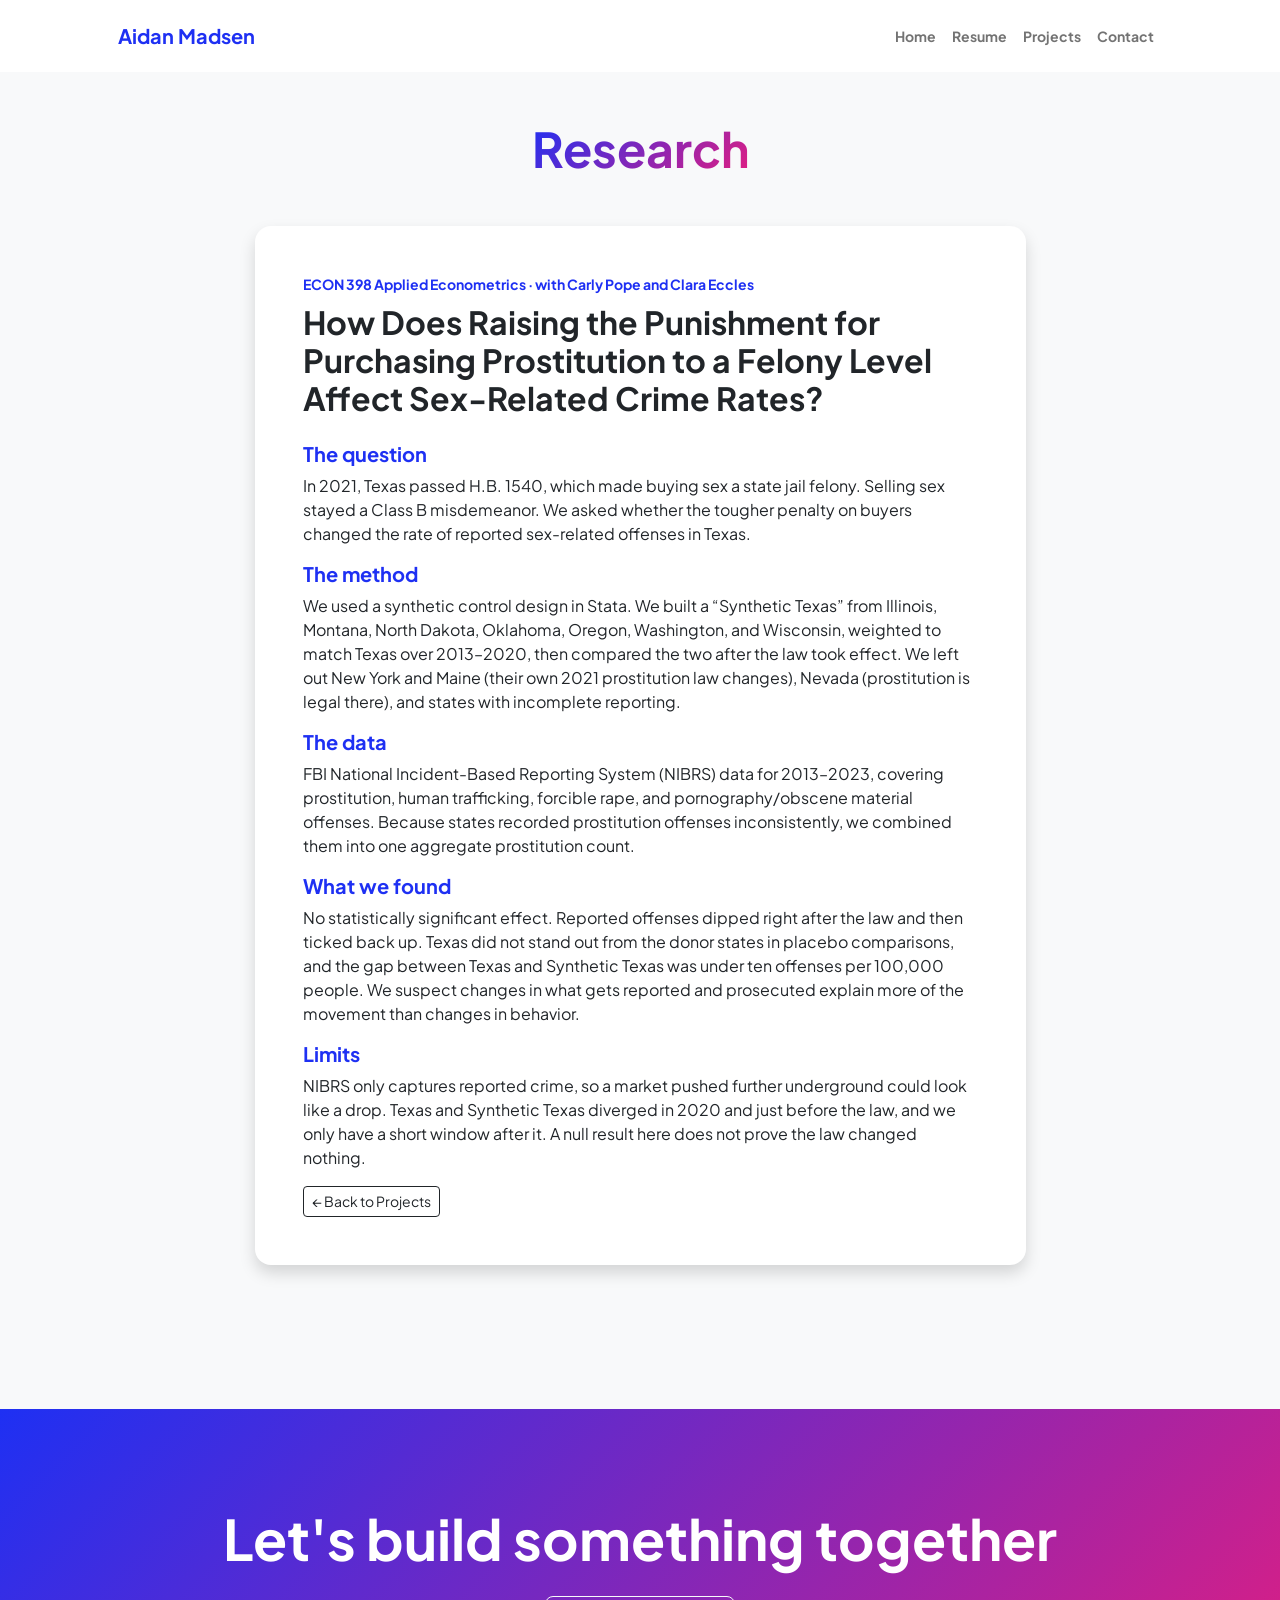
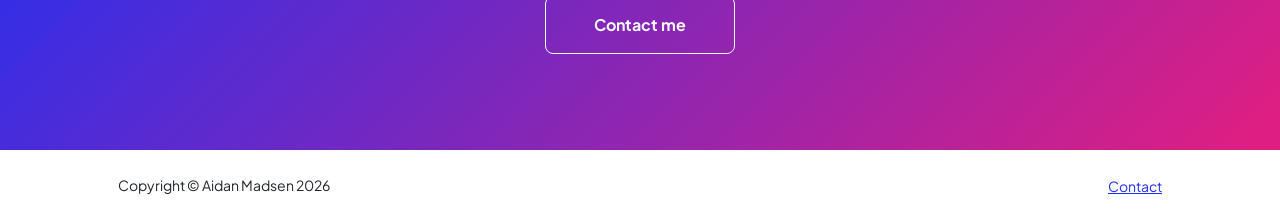
<file: research.html>
<!DOCTYPE html>
<html lang="en">
    <head>
        <meta charset="utf-8" />
        <meta name="viewport" content="width=device-width, initial-scale=1, shrink-to-fit=no" />
        <meta name="description" content="ECON 398 research paper on Texas H.B. 1540 and felony penalties for buying sex, using a synthetic control design." />
        <meta name="author" content="Aidan Madsen" />
        <title>Research &mdash; Aidan Madsen</title>
        <!-- Favicon-->
        <link rel="icon" type="image/x-icon" href="assets/favicon.ico" />
        <!-- Custom Google font-->
        <link rel="preconnect" href="https://fonts.googleapis.com" />
        <link rel="preconnect" href="https://fonts.gstatic.com" crossorigin />
        <link href="https://fonts.googleapis.com/css2?family=Plus+Jakarta+Sans:wght@100;200;300;400;500;600;700;800;900&amp;display=swap" rel="stylesheet" />
        <!-- Bootstrap icons-->
        <link href="https://cdn.jsdelivr.net/npm/bootstrap-icons@1.8.1/font/bootstrap-icons.css" rel="stylesheet" />
        <!-- Core theme CSS (includes Bootstrap)-->
        <link href="css/styles.css" rel="stylesheet" />
    </head>
    <body class="d-flex flex-column h-100 bg-light">
        <main class="flex-shrink-0">
            <!-- Navigation-->
            <nav class="navbar navbar-expand-lg navbar-light bg-white py-3">
                <div class="container px-5">
                    <a class="navbar-brand" href="index.html"><span class="fw-bolder text-primary">Aidan Madsen</span></a>
                    <button class="navbar-toggler" type="button" data-bs-toggle="collapse" data-bs-target="#navbarSupportedContent" aria-controls="navbarSupportedContent" aria-expanded="false" aria-label="Toggle navigation"><span class="navbar-toggler-icon"></span></button>
                    <div class="collapse navbar-collapse" id="navbarSupportedContent">
                        <ul class="navbar-nav ms-auto mb-2 mb-lg-0 small fw-bolder">
                            <li class="nav-item"><a class="nav-link" href="index.html">Home</a></li>
                            <li class="nav-item"><a class="nav-link" href="resume.html">Resume</a></li>
                            <li class="nav-item"><a class="nav-link" href="projects.html">Projects</a></li>
                            <li class="nav-item"><a class="nav-link" href="contact.html">Contact</a></li>
                        </ul>
                    </div>
                </div>
            </nav>
            <!-- Research Section-->
            <section class="py-5">
                <div class="container px-5 mb-5">
                    <div class="text-center mb-5">
                        <h1 class="display-5 fw-bolder mb-0"><span class="text-gradient d-inline">Research</span></h1>
                    </div>
                    <div class="row gx-5 justify-content-center">
                        <div class="col-lg-11 col-xl-9 col-xxl-8">
                            <div class="card shadow border-0 rounded-4 mb-5">
                                <div class="card-body p-5">
                                    <div class="text-primary fw-bolder small mb-2">ECON 398 Applied Econometrics &middot; with Carly Pope and Clara Eccles</div>
                                    <h2 class="fw-bolder mb-4">How Does Raising the Punishment for Purchasing Prostitution to a Felony Level Affect Sex-Related Crime Rates?</h2>
                                    <h3 class="h5 fw-bolder text-primary">The question</h3>
                                    <p>In 2021, Texas passed H.B. 1540, which made buying sex a state jail felony. Selling sex stayed a Class B misdemeanor. We asked whether the tougher penalty on buyers changed the rate of reported sex-related offenses in Texas.</p>
                                    <h3 class="h5 fw-bolder text-primary">The method</h3>
                                    <p>We used a synthetic control design in Stata. We built a &ldquo;Synthetic Texas&rdquo; from Illinois, Montana, North Dakota, Oklahoma, Oregon, Washington, and Wisconsin, weighted to match Texas over 2013&ndash;2020, then compared the two after the law took effect. We left out New York and Maine (their own 2021 prostitution law changes), Nevada (prostitution is legal there), and states with incomplete reporting.</p>
                                    <h3 class="h5 fw-bolder text-primary">The data</h3>
                                    <p>FBI National Incident-Based Reporting System (NIBRS) data for 2013&ndash;2023, covering prostitution, human trafficking, forcible rape, and pornography/obscene material offenses. Because states recorded prostitution offenses inconsistently, we combined them into one aggregate prostitution count.</p>
                                    <h3 class="h5 fw-bolder text-primary">What we found</h3>
                                    <p>No statistically significant effect. Reported offenses dipped right after the law and then ticked back up. Texas did not stand out from the donor states in placebo comparisons, and the gap between Texas and Synthetic Texas was under ten offenses per 100,000 people. We suspect changes in what gets reported and prosecuted explain more of the movement than changes in behavior.</p>
                                    <h3 class="h5 fw-bolder text-primary">Limits</h3>
                                    <p>NIBRS only captures reported crime, so a market pushed further underground could look like a drop. Texas and Synthetic Texas diverged in 2020 and just before the law, and we only have a short window after it. A null result here does not prove the law changed nothing.</p>
                                    <a class="btn btn-outline-dark btn-sm" href="projects.html">&larr; Back to Projects</a>
                                </div>
                            </div>
                        </div>
                    </div>
                </div>
            </section>
            <!-- Call to action section-->
            <section class="py-5 bg-gradient-primary-to-secondary text-white">
                <div class="container px-5 my-5">
                    <div class="text-center">
                        <h2 class="display-4 fw-bolder mb-4">Let's build something together</h2>
                        <a class="btn btn-outline-light btn-lg px-5 py-3 fs-6 fw-bolder" href="contact.html">Contact me</a>
                    </div>
                </div>
            </section>
        </main>
        <!-- Footer-->
        <footer class="bg-white py-4 mt-auto">
            <div class="container px-5">
                <div class="row align-items-center justify-content-between flex-column flex-sm-row">
                    <div class="col-auto"><div class="small m-0">Copyright &copy; Aidan Madsen 2026</div></div>
                    <div class="col-auto">
                        <a class="small" href="contact.html">Contact</a>
                    </div>
                </div>
            </div>
        </footer>
        <!-- Bootstrap core JS-->
        <script src="https://cdn.jsdelivr.net/npm/bootstrap@5.2.3/dist/js/bootstrap.bundle.min.js"></script>
        <!-- Core theme JS-->
        <script src="js/scripts.js"></script>
    </body>
</html>
</file>
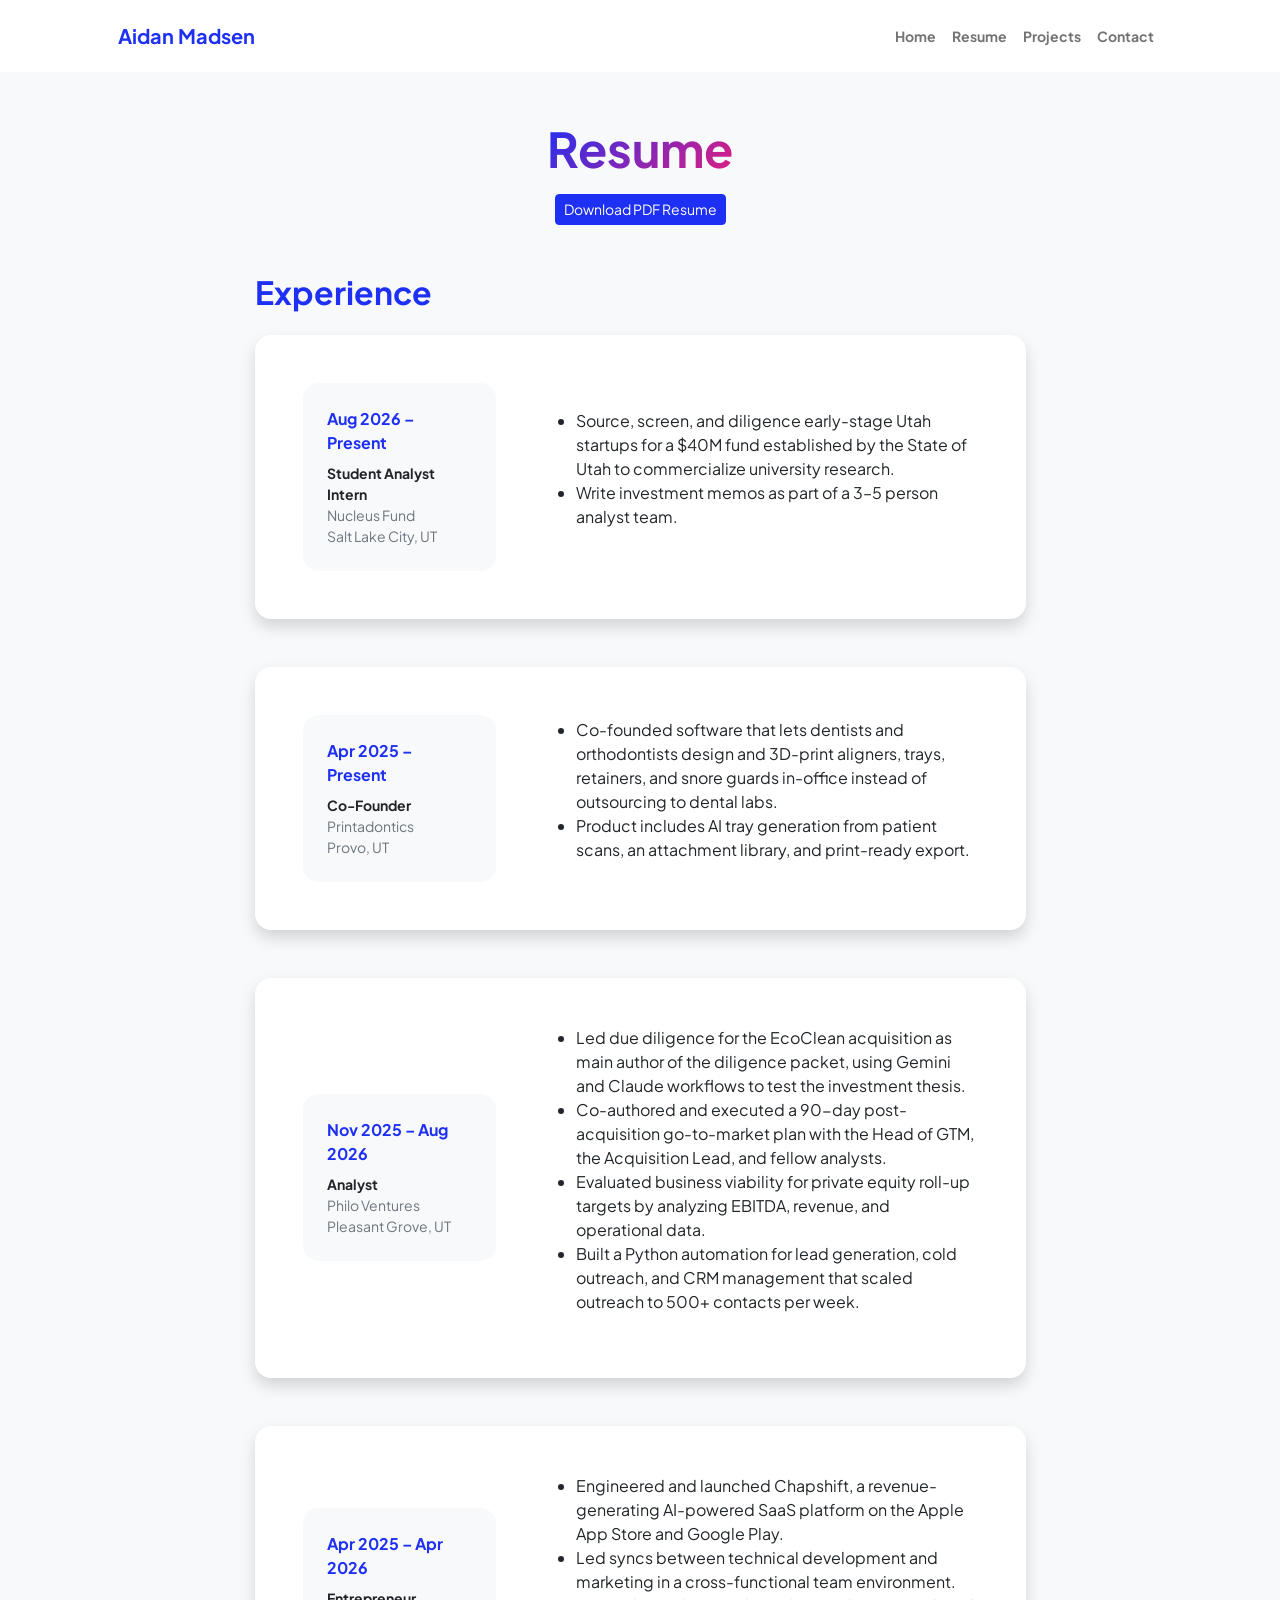
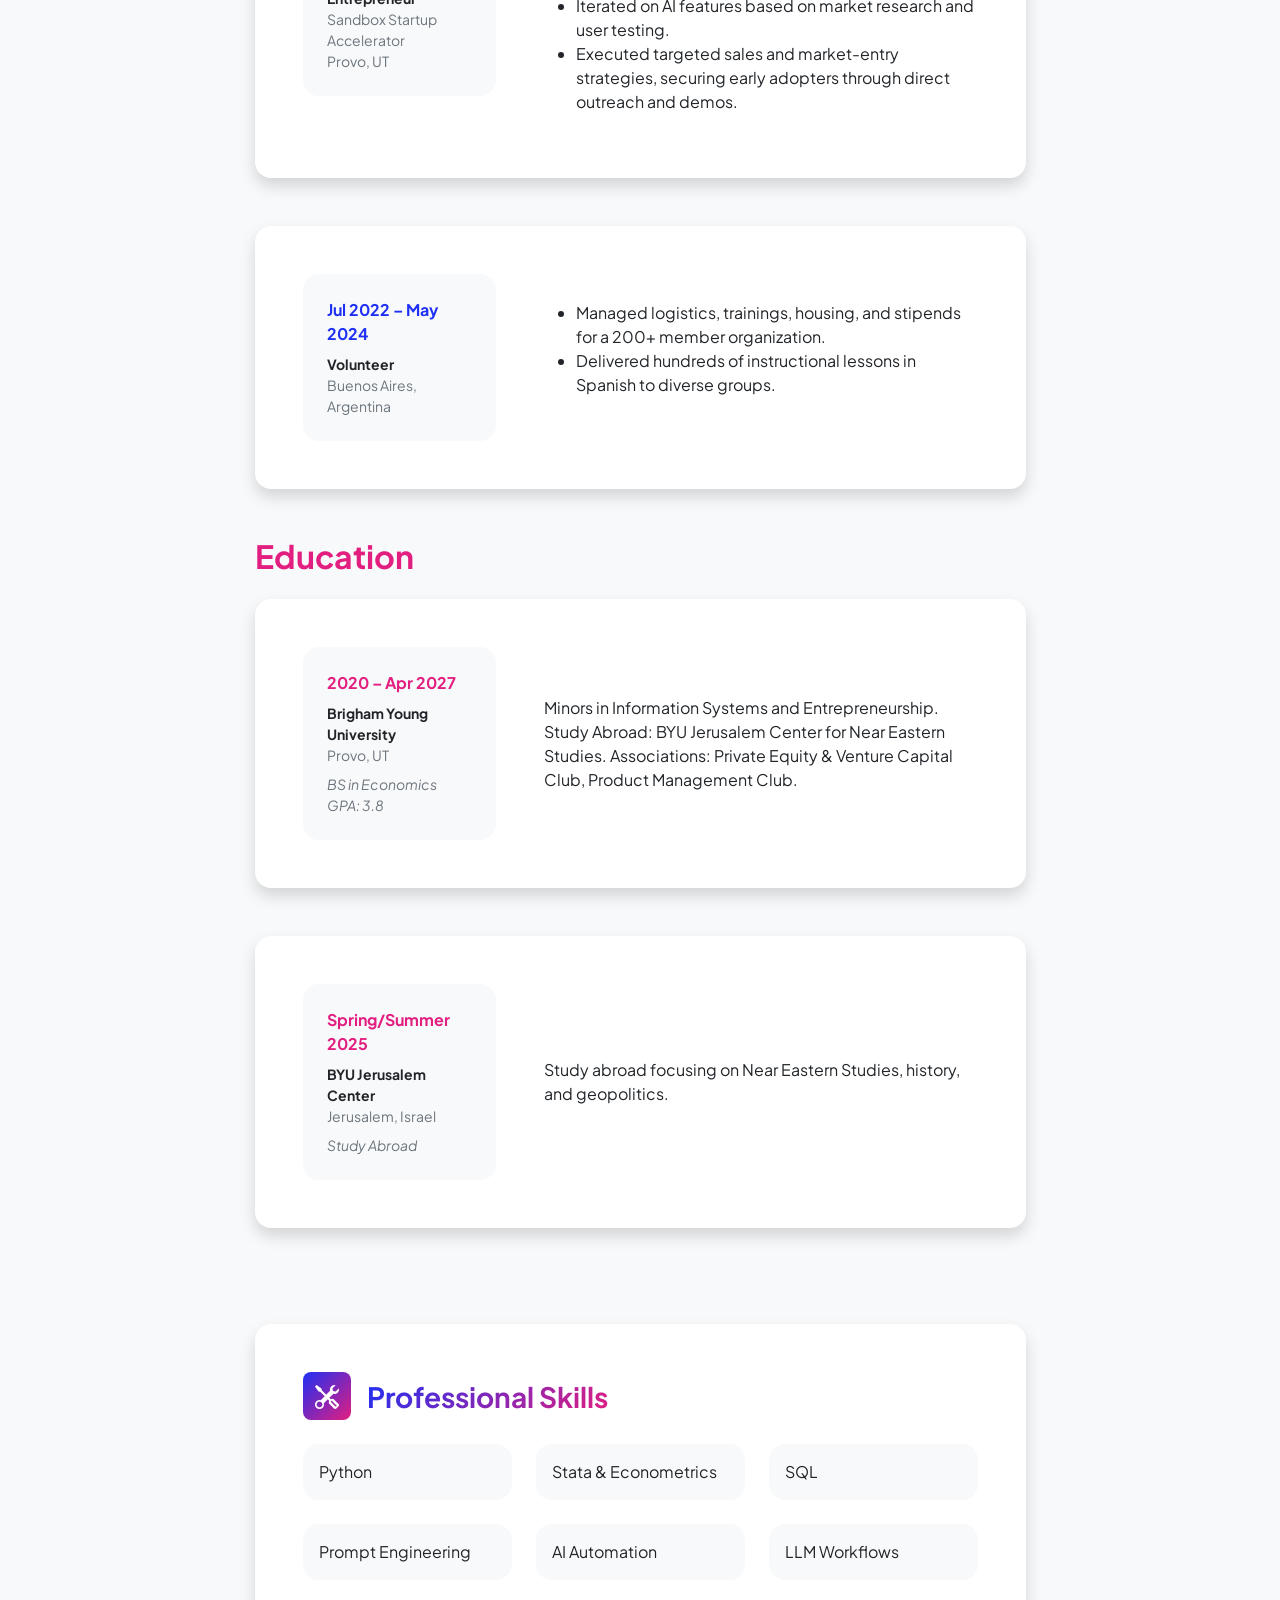
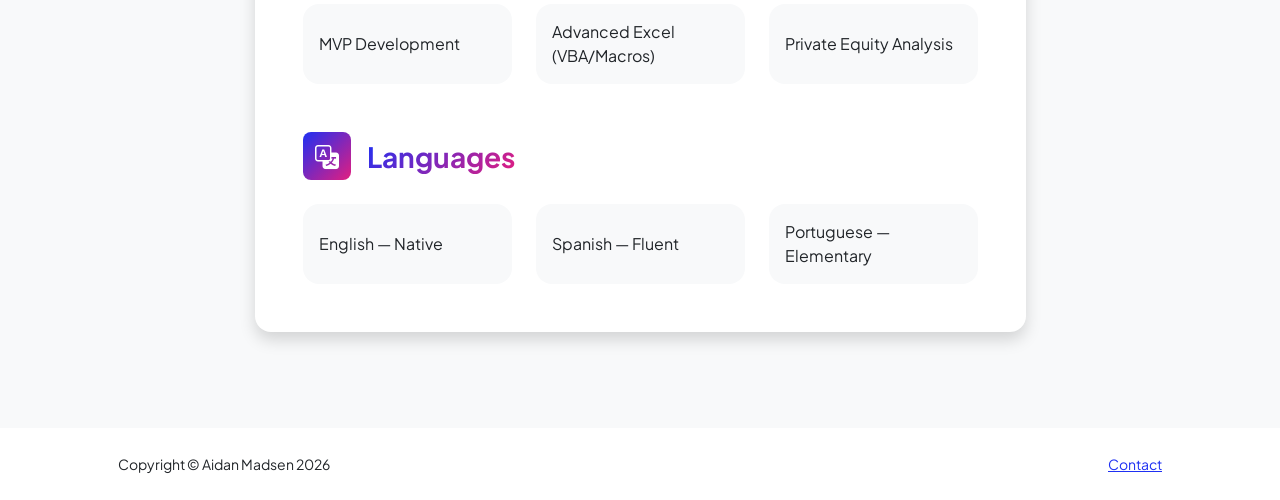
<file: resume.html>
<!DOCTYPE html>
<html lang="en">
    <head>
        <meta charset="utf-8" />
        <meta name="viewport" content="width=device-width, initial-scale=1, shrink-to-fit=no" />
        <meta name="description" content="Resume for Aidan Madsen: Nucleus Fund, Printadontics, Philo Ventures, BYU economics (GPA 3.8), Python, Stata, and fluent Spanish." />
        <meta name="author" content="Aidan Madsen" />
        <title>Resume &mdash; Aidan Madsen</title>
        <!-- Favicon-->
        <link rel="icon" type="image/x-icon" href="assets/favicon.ico" />
        <!-- Custom Google font-->
        <link rel="preconnect" href="https://fonts.googleapis.com" />
        <link rel="preconnect" href="https://fonts.gstatic.com" crossorigin />
        <link href="https://fonts.googleapis.com/css2?family=Plus+Jakarta+Sans:wght@100;200;300;400;500;600;700;800;900&amp;display=swap" rel="stylesheet" />
        <!-- Bootstrap icons-->
        <link href="https://cdn.jsdelivr.net/npm/bootstrap-icons@1.8.1/font/bootstrap-icons.css" rel="stylesheet" />
        <!-- Core theme CSS (includes Bootstrap)-->
        <link href="css/styles.css" rel="stylesheet" />
    </head>
    <body class="d-flex flex-column h-100 bg-light">
        <main class="flex-shrink-0">
            <!-- Navigation-->
            <nav class="navbar navbar-expand-lg navbar-light bg-white py-3">
                <div class="container px-5">
                    <a class="navbar-brand" href="index.html"><span class="fw-bolder text-primary">Aidan Madsen</span></a>
                    <button class="navbar-toggler" type="button" data-bs-toggle="collapse" data-bs-target="#navbarSupportedContent" aria-controls="navbarSupportedContent" aria-expanded="false" aria-label="Toggle navigation"><span class="navbar-toggler-icon"></span></button>
                    <div class="collapse navbar-collapse" id="navbarSupportedContent">
                        <ul class="navbar-nav ms-auto mb-2 mb-lg-0 small fw-bolder">
                            <li class="nav-item"><a class="nav-link" href="index.html">Home</a></li>
                            <li class="nav-item"><a class="nav-link" href="resume.html">Resume</a></li>
                            <li class="nav-item"><a class="nav-link" href="projects.html">Projects</a></li>
                            <li class="nav-item"><a class="nav-link" href="contact.html">Contact</a></li>
                        </ul>
                    </div>
                </div>
            </nav>
            <!-- Page Content-->
            <div class="container px-5 my-5">
                <div class="text-center mb-5">
                    <h1 class="display-5 fw-bolder mb-0"><span class="text-gradient d-inline">Resume</span></h1>
                    <a class="btn btn-primary btn-sm mt-3" href="assets/Aidan_Madsen_Resume.pdf" download>Download PDF Resume</a>
                </div>
                <div class="row gx-5 justify-content-center">
                    <div class="col-lg-11 col-xl-9 col-xxl-8">
                        <!-- Experience Section-->
                        <section>
                            <div class="d-flex align-items-center justify-content-between mb-4">
                                <h2 class="text-primary fw-bolder mb-0">Experience</h2>
                            </div>
                            <!-- Experience Card 1 - Nucleus Fund-->
                            <div class="card shadow border-0 rounded-4 mb-5">
                                <div class="card-body p-5">
                                    <div class="row align-items-center gx-5">
                                        <div class="col text-center text-lg-start mb-4 mb-lg-0">
                                            <div class="bg-light p-4 rounded-4">
                                                <div class="text-primary fw-bolder mb-2">Aug 2026 &ndash; Present</div>
                                                <div class="small fw-bolder">Student Analyst Intern</div>
                                                <div class="small text-muted">Nucleus Fund</div>
                                                <div class="small text-muted">Salt Lake City, UT</div>
                                            </div>
                                        </div>
                                        <div class="col-lg-8">
                                            <ul>
                                                <li>Source, screen, and diligence early-stage Utah startups for a $40M fund established by the State of Utah to commercialize university research.</li>
                                                <li>Write investment memos as part of a 3&ndash;5 person analyst team.</li>
                                            </ul>
                                        </div>
                                    </div>
                                </div>
                            </div>
                            <!-- Experience Card 2 - Printadontics-->
                            <div class="card shadow border-0 rounded-4 mb-5">
                                <div class="card-body p-5">
                                    <div class="row align-items-center gx-5">
                                        <div class="col text-center text-lg-start mb-4 mb-lg-0">
                                            <div class="bg-light p-4 rounded-4">
                                                <div class="text-primary fw-bolder mb-2">Apr 2025 &ndash; Present</div>
                                                <div class="small fw-bolder">Co-Founder</div>
                                                <div class="small text-muted">Printadontics</div>
                                                <div class="small text-muted">Provo, UT</div>
                                            </div>
                                        </div>
                                        <div class="col-lg-8">
                                            <ul>
                                                <li>Co-founded software that lets dentists and orthodontists design and 3D-print aligners, trays, retainers, and snore guards in-office instead of outsourcing to dental labs.</li>
                                                <li>Product includes AI tray generation from patient scans, an attachment library, and print-ready export.</li>
                                            </ul>
                                        </div>
                                    </div>
                                </div>
                            </div>
                            <!-- Experience Card 3 - Philo Ventures-->
                            <div class="card shadow border-0 rounded-4 mb-5">
                                <div class="card-body p-5">
                                    <div class="row align-items-center gx-5">
                                        <div class="col text-center text-lg-start mb-4 mb-lg-0">
                                            <div class="bg-light p-4 rounded-4">
                                                <div class="text-primary fw-bolder mb-2">Nov 2025 &ndash; Aug 2026</div>
                                                <div class="small fw-bolder">Analyst</div>
                                                <div class="small text-muted">Philo Ventures</div>
                                                <div class="small text-muted">Pleasant Grove, UT</div>
                                            </div>
                                        </div>
                                        <div class="col-lg-8">
                                            <ul>
                                                <li>Led due diligence for the EcoClean acquisition as main author of the diligence packet, using Gemini and Claude workflows to test the investment thesis.</li>
                                                <li>Co-authored and executed a 90-day post-acquisition go-to-market plan with the Head of GTM, the Acquisition Lead, and fellow analysts.</li>
                                                <li>Evaluated business viability for private equity roll-up targets by analyzing EBITDA, revenue, and operational data.</li>
                                                <li>Built a Python automation for lead generation, cold outreach, and CRM management that scaled outreach to 500+ contacts per week.</li>
                                            </ul>
                                        </div>
                                    </div>
                                </div>
                            </div>
                            <!-- Experience Card 4 - Sandbox / Chapshift-->
                            <div class="card shadow border-0 rounded-4 mb-5">
                                <div class="card-body p-5">
                                    <div class="row align-items-center gx-5">
                                        <div class="col text-center text-lg-start mb-4 mb-lg-0">
                                            <div class="bg-light p-4 rounded-4">
                                                <div class="text-primary fw-bolder mb-2">Apr 2025 &ndash; Apr 2026</div>
                                                <div class="small fw-bolder">Entrepreneur</div>
                                                <div class="small text-muted">Sandbox Startup Accelerator</div>
                                                <div class="small text-muted">Provo, UT</div>
                                            </div>
                                        </div>
                                        <div class="col-lg-8">
                                            <ul>
                                                <li>Engineered and launched Chapshift, a revenue-generating AI-powered SaaS platform on the Apple App Store and Google Play.</li>
                                                <li>Led syncs between technical development and marketing in a cross-functional team environment.</li>
                                                <li>Iterated on AI features based on market research and user testing.</li>
                                                <li>Executed targeted sales and market-entry strategies, securing early adopters through direct outreach and demos.</li>
                                            </ul>
                                        </div>
                                    </div>
                                </div>
                            </div>
                            <!-- Experience Card 5 - Volunteer service-->
                            <div class="card shadow border-0 rounded-4 mb-5">
                                <div class="card-body p-5">
                                    <div class="row align-items-center gx-5">
                                        <div class="col text-center text-lg-start mb-4 mb-lg-0">
                                            <div class="bg-light p-4 rounded-4">
                                                <div class="text-primary fw-bolder mb-2">Jul 2022 &ndash; May 2024</div>
                                                <div class="small fw-bolder">Volunteer</div>
                                                <div class="small text-muted">Buenos Aires, Argentina</div>
                                            </div>
                                        </div>
                                        <div class="col-lg-8">
                                            <ul>
                                                <li>Managed logistics, trainings, housing, and stipends for a 200+ member organization.</li>
                                                <li>Delivered hundreds of instructional lessons in Spanish to diverse groups.</li>
                                            </ul>
                                        </div>
                                    </div>
                                </div>
                            </div>
                        </section>
                        <!-- Education Section-->
                        <section>
                            <h2 class="text-secondary fw-bolder mb-4">Education</h2>
                            <!-- Education Card 1 - BYU-->
                            <div class="card shadow border-0 rounded-4 mb-5">
                                <div class="card-body p-5">
                                    <div class="row align-items-center gx-5">
                                        <div class="col text-center text-lg-start mb-4 mb-lg-0">
                                            <div class="bg-light p-4 rounded-4">
                                                <div class="text-secondary fw-bolder mb-2">2020 &ndash; Apr 2027</div>
                                                <div class="mb-2">
                                                    <div class="small fw-bolder">Brigham Young University</div>
                                                    <div class="small text-muted">Provo, UT</div>
                                                </div>
                                                <div class="fst-italic">
                                                    <div class="small text-muted">BS in Economics</div>
                                                    <div class="small text-muted">GPA: 3.8</div>
                                                </div>
                                            </div>
                                        </div>
                                        <div class="col-lg-8">
                                            <div>Minors in Information Systems and Entrepreneurship. Study Abroad: BYU Jerusalem Center for Near Eastern Studies. Associations: Private Equity &amp; Venture Capital Club, Product Management Club.</div>
                                        </div>
                                    </div>
                                </div>
                            </div>
                            <!-- Education Card 2 - Jerusalem-->
                            <div class="card shadow border-0 rounded-4 mb-5">
                                <div class="card-body p-5">
                                    <div class="row align-items-center gx-5">
                                        <div class="col text-center text-lg-start mb-4 mb-lg-0">
                                            <div class="bg-light p-4 rounded-4">
                                                <div class="text-secondary fw-bolder mb-2">Spring/Summer 2025</div>
                                                <div class="mb-2">
                                                    <div class="small fw-bolder">BYU Jerusalem Center</div>
                                                    <div class="small text-muted">Jerusalem, Israel</div>
                                                </div>
                                                <div class="fst-italic">
                                                    <div class="small text-muted">Study Abroad</div>
                                                </div>
                                            </div>
                                        </div>
                                        <div class="col-lg-8">
                                            <div>Study abroad focusing on Near Eastern Studies, history, and geopolitics.</div>
                                        </div>
                                    </div>
                                </div>
                            </div>
                        </section>
                        <!-- Divider-->
                        <div class="pb-5"></div>
                        <!-- Skills Section-->
                        <section>
                            <div class="card shadow border-0 rounded-4 mb-5">
                                <div class="card-body p-5">
                                    <!-- Professional skills-->
                                    <div class="mb-5">
                                        <div class="d-flex align-items-center mb-4">
                                            <div class="feature bg-primary bg-gradient-primary-to-secondary text-white rounded-3 me-3"><i class="bi bi-tools"></i></div>
                                            <h3 class="fw-bolder mb-0"><span class="text-gradient d-inline">Professional Skills</span></h3>
                                        </div>
                                        <div class="row row-cols-1 row-cols-md-3 mb-4">
                                            <div class="col mb-4 mb-md-0"><div class="d-flex align-items-center bg-light rounded-4 p-3 h-100">Python</div></div>
                                            <div class="col mb-4 mb-md-0"><div class="d-flex align-items-center bg-light rounded-4 p-3 h-100">Stata &amp; Econometrics</div></div>
                                            <div class="col"><div class="d-flex align-items-center bg-light rounded-4 p-3 h-100">SQL</div></div>
                                        </div>
                                        <div class="row row-cols-1 row-cols-md-3 mb-4">
                                            <div class="col mb-4 mb-md-0"><div class="d-flex align-items-center bg-light rounded-4 p-3 h-100">Prompt Engineering</div></div>
                                            <div class="col mb-4 mb-md-0"><div class="d-flex align-items-center bg-light rounded-4 p-3 h-100">AI Automation</div></div>
                                            <div class="col"><div class="d-flex align-items-center bg-light rounded-4 p-3 h-100">LLM Workflows</div></div>
                                        </div>
                                        <div class="row row-cols-1 row-cols-md-3">
                                            <div class="col mb-4 mb-md-0"><div class="d-flex align-items-center bg-light rounded-4 p-3 h-100">MVP Development</div></div>
                                            <div class="col mb-4 mb-md-0"><div class="d-flex align-items-center bg-light rounded-4 p-3 h-100">Advanced Excel (VBA/Macros)</div></div>
                                            <div class="col"><div class="d-flex align-items-center bg-light rounded-4 p-3 h-100">Private Equity Analysis</div></div>
                                        </div>
                                    </div>
                                    <!-- Languages-->
                                    <div class="mb-0">
                                        <div class="d-flex align-items-center mb-4">
                                            <div class="feature bg-primary bg-gradient-primary-to-secondary text-white rounded-3 me-3"><i class="bi bi-translate"></i></div>
                                            <h3 class="fw-bolder mb-0"><span class="text-gradient d-inline">Languages</span></h3>
                                        </div>
                                        <div class="row row-cols-1 row-cols-md-3">
                                            <div class="col mb-4 mb-md-0"><div class="d-flex align-items-center bg-light rounded-4 p-3 h-100">English &mdash; Native</div></div>
                                            <div class="col mb-4 mb-md-0"><div class="d-flex align-items-center bg-light rounded-4 p-3 h-100">Spanish &mdash; Fluent</div></div>
                                            <div class="col"><div class="d-flex align-items-center bg-light rounded-4 p-3 h-100">Portuguese &mdash; Elementary</div></div>
                                        </div>
                                    </div>
                                </div>
                            </div>
                        </section>
                    </div>
                </div>
            </div>
        </main>
        <!-- Footer-->
        <footer class="bg-white py-4 mt-auto">
            <div class="container px-5">
                <div class="row align-items-center justify-content-between flex-column flex-sm-row">
                    <div class="col-auto"><div class="small m-0">Copyright &copy; Aidan Madsen 2026</div></div>
                    <div class="col-auto">
                        <a class="small" href="contact.html">Contact</a>
                    </div>
                </div>
            </div>
        </footer>
        <!-- Bootstrap core JS-->
        <script src="https://cdn.jsdelivr.net/npm/bootstrap@5.2.3/dist/js/bootstrap.bundle.min.js"></script>
        <!-- Core theme JS-->
        <script src="js/scripts.js"></script>
    </body>
</html>
</file>
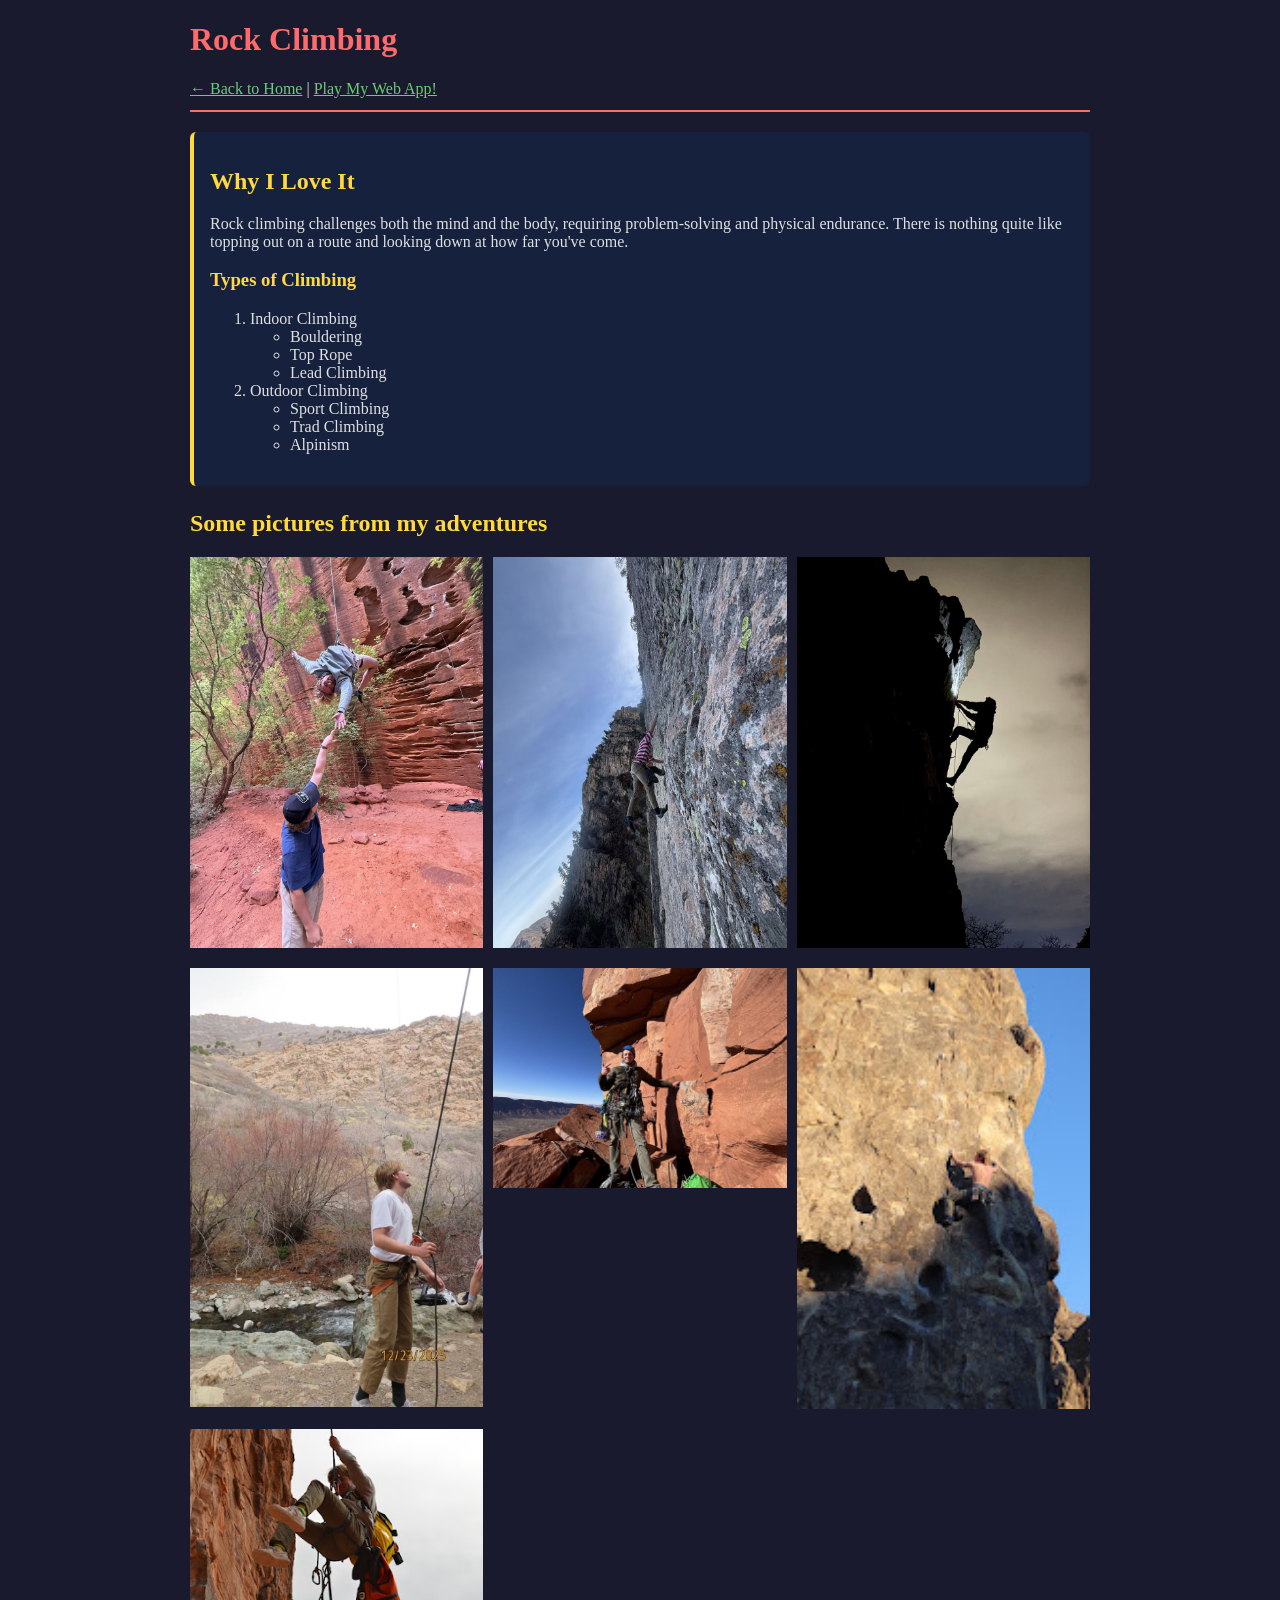
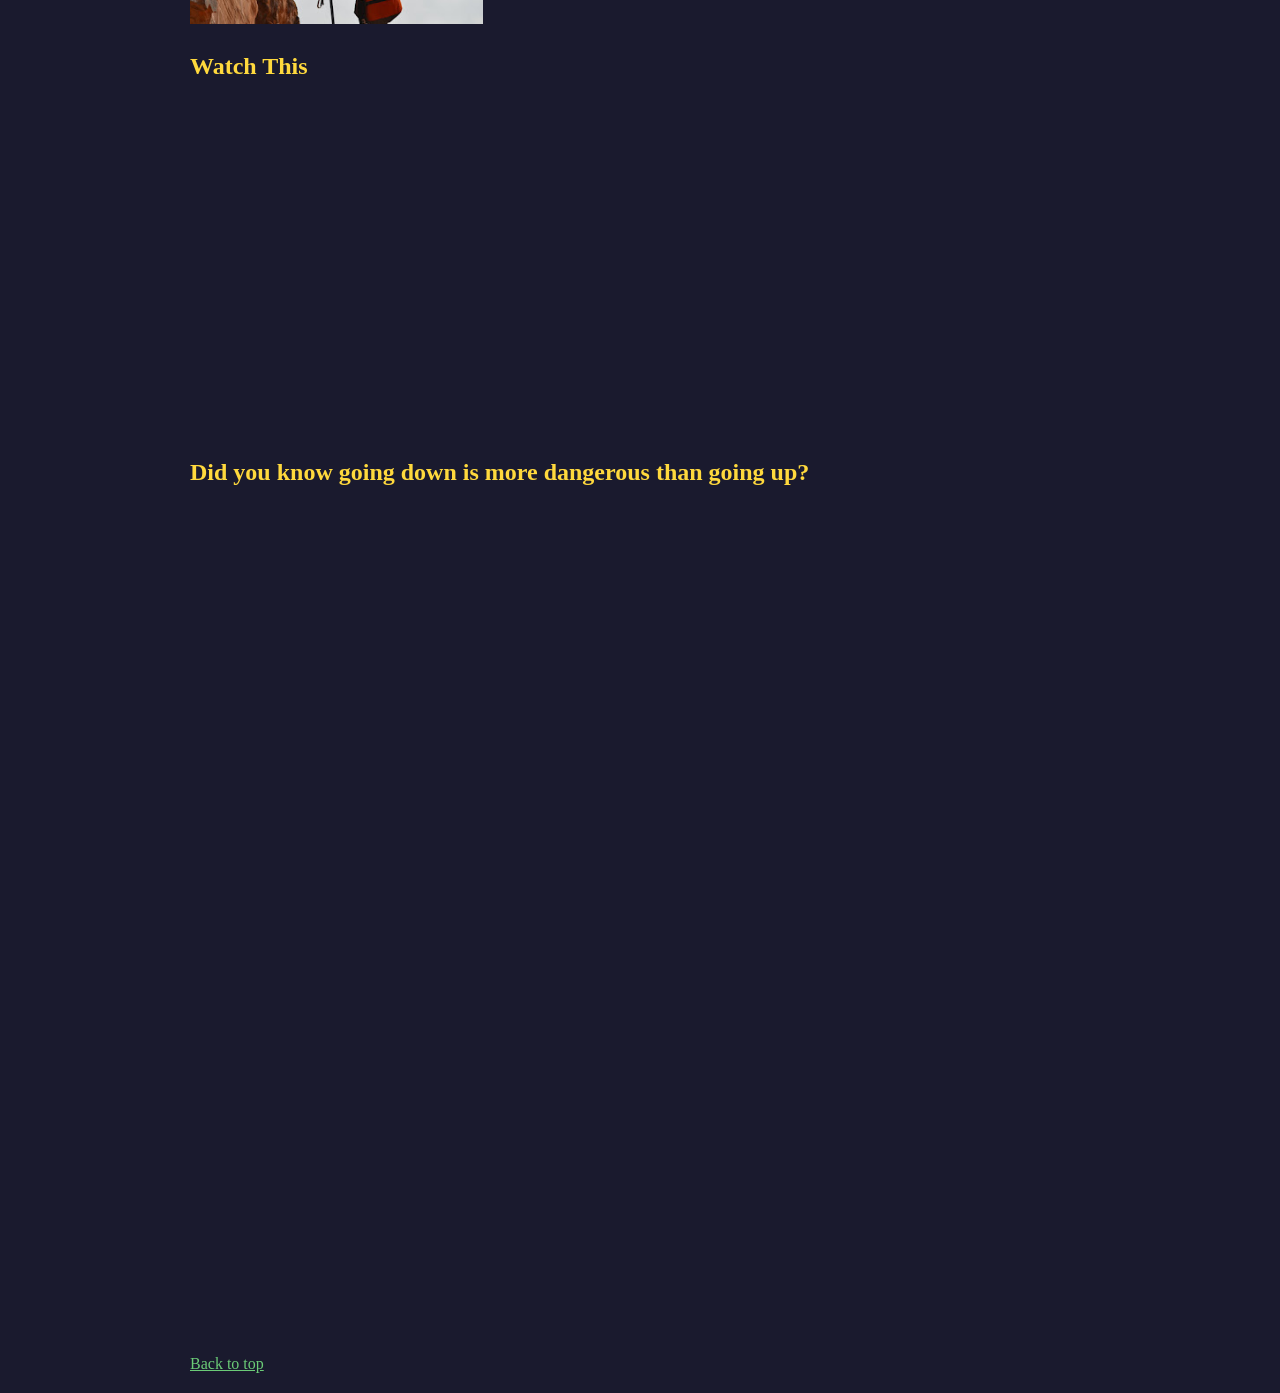
<file: scratch.html>
<!DOCTYPE html>
<html>
<head>
    <title>My Passion: Rock Climbing</title>
    <link rel="stylesheet" href="styles/scratchstyles.css">
</head>
<body>
    <!-- anchor -->
    <a id="top"></a>

    <!-- Div 1 for styling/positioning -->
    <div class="header-panel">
        <h1>Rock Climbing</h1>
        <a href="index.html">&larr; Back to Home</a> |
        <a href="webapp.html">Play My Web App!</a>
    </div>

    <!-- div 2 for styling/positioning -->
    <div class="content-panel">
        <h2>Why I Love It</h2>
        <p>Rock climbing challenges both the mind and the body, requiring problem-solving and physical endurance. There is nothing quite like topping out on a route and looking down at how far you've come.</p>

        <h3>Types of Climbing</h3>
        <!-- list -->
        <ol>
            <li>Indoor Climbing
                <ul>
                    <li>Bouldering</li>
                    <li>Top Rope</li>
                    <li>Lead Climbing</li>
                </ul>
            </li>
            <li>Outdoor Climbing
                <ul>
                    <li>Sport Climbing</li>
                    <li>Trad Climbing</li>
                    <li>Alpinism</li>
                </ul>
            </li>
        </ol>
    </div>

    <!-- div 3 for styling/positioning -->
    <div class="media-panel">
        <h2>Some pictures from my adventures</h2>

        <!-- fotos -->
        <div class="photo-gallery">
            <img src="images/IMG_5199.jpg" alt="Rock climbing adventure" />
            <img src="images/IMG_4617.jpg" alt="Rock climbing adventure" />
            <img src="images/IMG_4800.jpg" alt="Rock climbing adventure" />
            <img src="images/IMG_7767.JPG" alt="Rock climbing adventure" />
            <img src="images/IMG_5142.jpg" alt="Rock climbing adventure" />
            <img src="images/aidan-waco-wall-pt-6.JPG" alt="Rock climbing adventure" />
            <img src="images/IMG_5557.JPG" alt="Rock climbing adventure" />
        </div>

        <!-- YT-->
        <h2>Watch This</h2>
        <iframe width="560" height="315" src="https://www.youtube.com/embed/GFlwrvggas0" title="YouTube video player" frameborder="0" allow="accelerometer; autoplay; clipboard-write; encrypted-media; gyroscope; picture-in-picture; web-share" allowfullscreen style="margin-bottom: 20px;"></iframe>

        <!-- Tableau  -->
        <h2>Did you know going down is more dangerous than going up?</h2>
        <iframe src="https://public.tableau.com/views/CausesofRockClimbingAccidents/MyRiskFactors?:showVizHome=no&:embed=true" width="1000" height="827" frameborder="0" style="max-width: 100%; border: none;"></iframe>

        <br><br>
        <a href="#top">Back to top</a>
    </div>
</body>
</html>
</file>
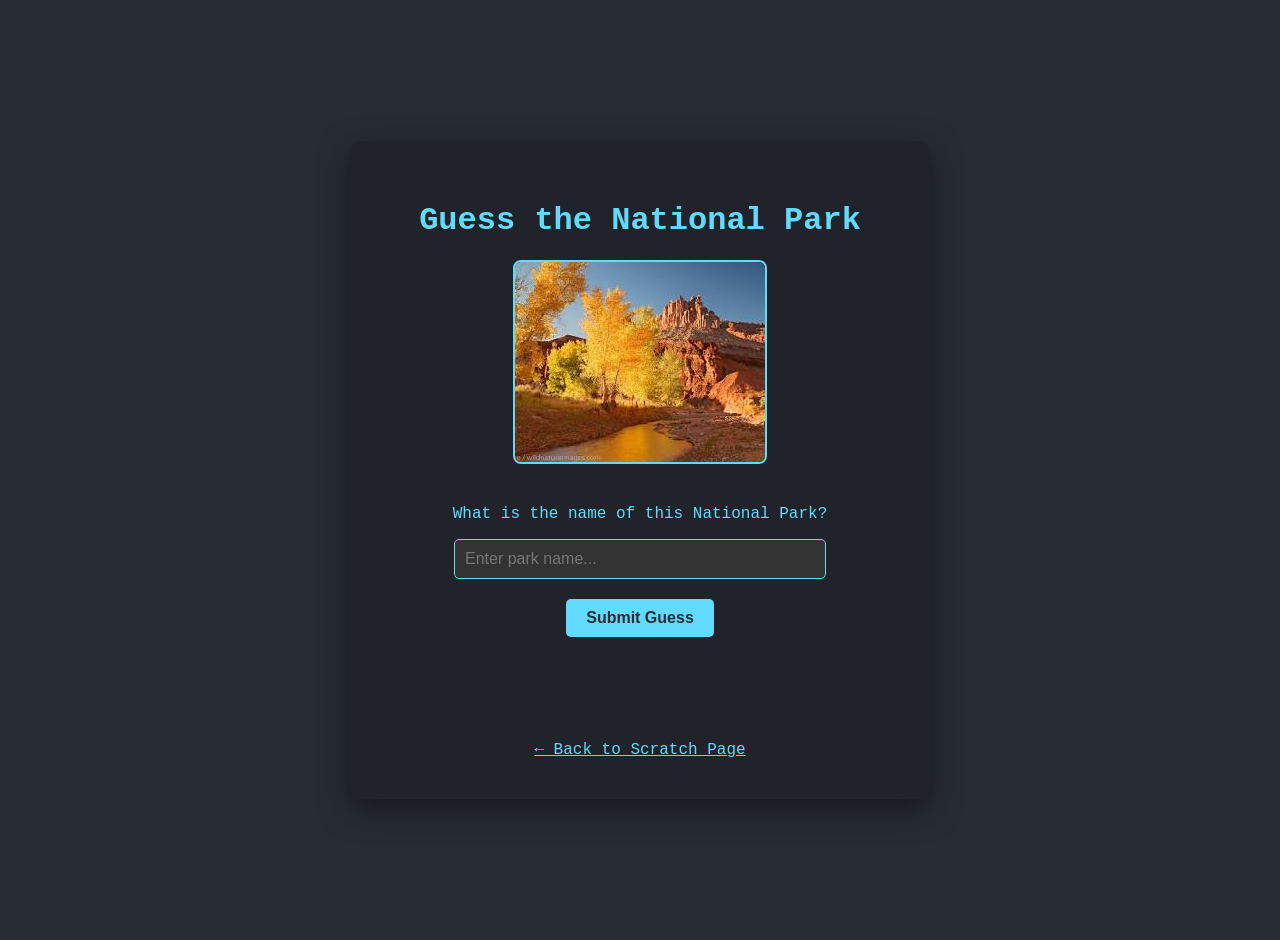
<file: webapp.html>
<!DOCTYPE html>
<html lang="en">
<head>
    <meta charset="UTF-8">
    <meta name="viewport" content="width=device-width, initial-scale=1.0">
    <title>Guess the National Park</title>
    <style>
        body {
            font-family: 'Courier New', Courier, monospace;
            background-color: #282c34;
            color: #61dafb;
            display: flex;
            justify-content: center;
            align-items: center;
            min-height: 100vh;
            margin: 0;
            padding: 20px 0;
        }
        .game-container {
            background-color: #20232a;
            padding: 40px;
            border-radius: 10px;
            box-shadow: 0 10px 30px rgba(0,0,0,0.5);
            text-align: center;
            max-width: 500px;
            width: 90%;
        }
        #parkImage {
            max-width: 100%;
            height: auto;
            border-radius: 8px;
            margin-bottom: 20px;
            border: 2px solid #61dafb;
        }
        input[type="text"] {
            padding: 10px;
            width: 70%;
            font-size: 16px;
            margin-bottom: 20px;
            border: 1px solid #61dafb;
            border-radius: 5px;
            background: #333;
            color: white;
        }
        button {
            padding: 10px 20px;
            font-size: 16px;
            background-color: #61dafb;
            color: #282c34;
            border: none;
            border-radius: 5px;
            cursor: pointer;
            font-weight: bold;
            margin: 0 5px;
        }
        button:hover { background-color: #21a1c4; }
        #message { margin-top: 20px; font-size: 1.2em; height: 1.5em; }
    </style>
</head>
<body>
    <div class="game-container">
        <h1>Guess the National Park</h1>
        
        <img id="parkImage" src="" alt="Guess this National Park">
        
        <p>What is the name of this National Park?</p>
        <input type="text" id="guessInput" placeholder="Enter park name...">
        <br>
        <button onclick="checkGuess()" id="submitBtn">Submit Guess</button>
        <button onclick="setupNewRound()" style="display:none;" id="nextBtn">Next Park</button>
        
        <p id="message"></p>
        <br><br>
        <a href="scratch.html" style="color:#61dafb;">&larr; Back to Scratch Page</a>
    </div>

    <script>
        const parks = [
            { name: "Yosemite", imageUrl: "assets/park-yosemite.jpg" },
            { name: "Zion", imageUrl: "assets/park-zion.jpg" },
            { name: "Yellowstone", imageUrl: "assets/park-yellowstone.jpg" },
            { name: "Arches", imageUrl: "assets/park-arches.jpg" },
            { name: "North Cascades", imageUrl: "assets/park-north-cascades.jpg" },
            { name: "Mount Rainier", imageUrl: "assets/park-mount-rainier.jpg" },
            { name: "Capitol Reef", imageUrl: "assets/park-capitol-reef.jpg" },
            { name: "Canyonlands", imageUrl: "assets/park-canyonlands.jpg" },
            { name: "Joshua Tree", imageUrl: "assets/park-joshua-tree.webp" }
        ];

        let currentPark;

        const parkImageEl = document.getElementById('parkImage');
        const guessInputEl = document.getElementById('guessInput');
        const messageEl = document.getElementById('message');
        const submitBtn = document.getElementById('submitBtn');
        const nextBtn = document.getElementById('nextBtn');

        function setupNewRound() {
            // Select a random park
            const randomIndex = Math.floor(Math.random() * parks.length);
            currentPark = parks[randomIndex];

            // Update UI
            parkImageEl.src = currentPark.imageUrl;
            guessInputEl.value = '';
            messageEl.textContent = '';
            messageEl.style.color = "#61dafb"; // Reset color
            
            // Reset buttons
            submitBtn.style.display = 'inline-block';
            nextBtn.style.display = 'none';
            guessInputEl.disabled = false;
        }

        function checkGuess() {
            const userGuess = guessInputEl.value.trim().toLowerCase();
            const correctName = currentPark.name.toLowerCase();

            if (!userGuess) {
                messageEl.textContent = "Please enter a guess.";
                messageEl.style.color = "#ff9800";
                return;
            }

            if (userGuess === correctName) {
                messageEl.textContent = `🎉 Correct! It's ${currentPark.name} National Park.`;
                messageEl.style.color = "#4caf50";
                submitBtn.style.display = 'none';
                nextBtn.style.display = 'inline-block';
                guessInputEl.disabled = true;
            } else {
                messageEl.textContent = "❌ Incorrect. Try again!";
                messageEl.style.color = "#ff9800";
            }
        }
        
        // Add event listener for 'Enter' key
        guessInputEl.addEventListener('keyup', function(event) {
            if (event.key === 'Enter') {
                // Prevent form submission if it's in a form
                event.preventDefault();
                // Trigger the button element with a click
                if(submitBtn.style.display !== 'none') {
                    submitBtn.click();
                }
            }
        });

        // Initial setup when the page loads
        window.onload = setupNewRound;
    </script>
</body>
</html>
</file>
<file: styles/scratchstyles.css>
/* 1. Custom Background Color & Font Family */
body {
    background-color: #1a1a2e;
    font-family: Georgia, 'Times New Roman', serif;
    color: #e0e0e0;
    margin: 20px auto;
    max-width: 900px;
    padding: 0 20px;
}

/* 2. Font Color styling */
h1 {
    color: #ff6b6b;
}

h2, h3 {
    color: #ffd93d;
}

/* 3. At least three Divs for positioning/styling */

/* Div 1: Header */
.header-panel {
    border-bottom: 2px solid #ff6b6b;
    padding-bottom: 12px;
    margin-bottom: 20px;
}

/* Div 2: Main content */
.content-panel {
    background-color: #16213e;
    border-left: 4px solid #ffd93d;
    padding: 16px;
    border-radius: 6px;
    margin-bottom: 24px;
}

/* Div 3: Media container */
.media-panel {
    margin-top: 10px;
}

/* 4. Extra definition - images */
.media-panel img {
    max-width: 100%;
    margin-bottom: 10px;
}

/* 5. Photo gallery grid */
.photo-gallery {
    display: grid;
    grid-template-columns: repeat(3, 1fr);
    gap: 10px;
    margin: 16px 0;
}

.photo-gallery img {
    width: 100%;
    height: auto;
}

/* 6. Link styling */
a {
    color: #6bcb77;
}

a:hover {
    color: #ff6b6b;
    text-decoration: underline;
}
</file>
